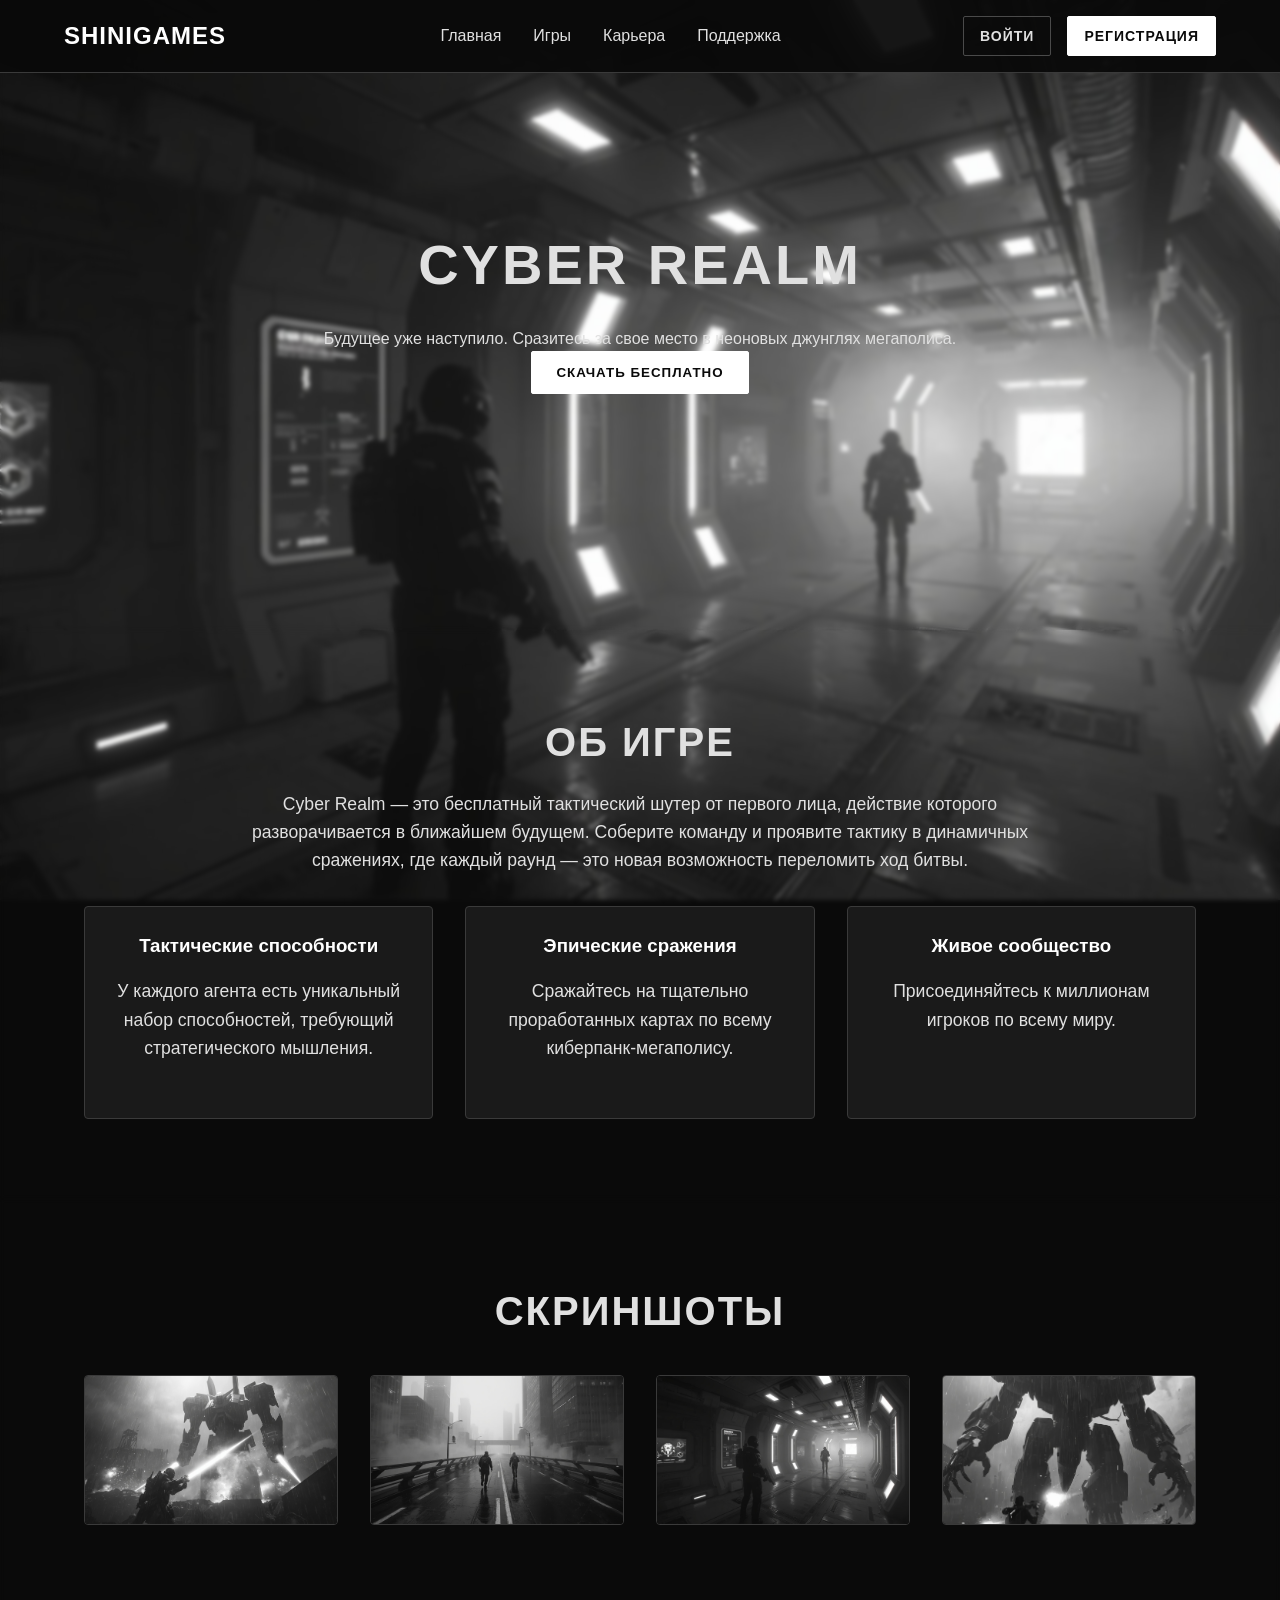
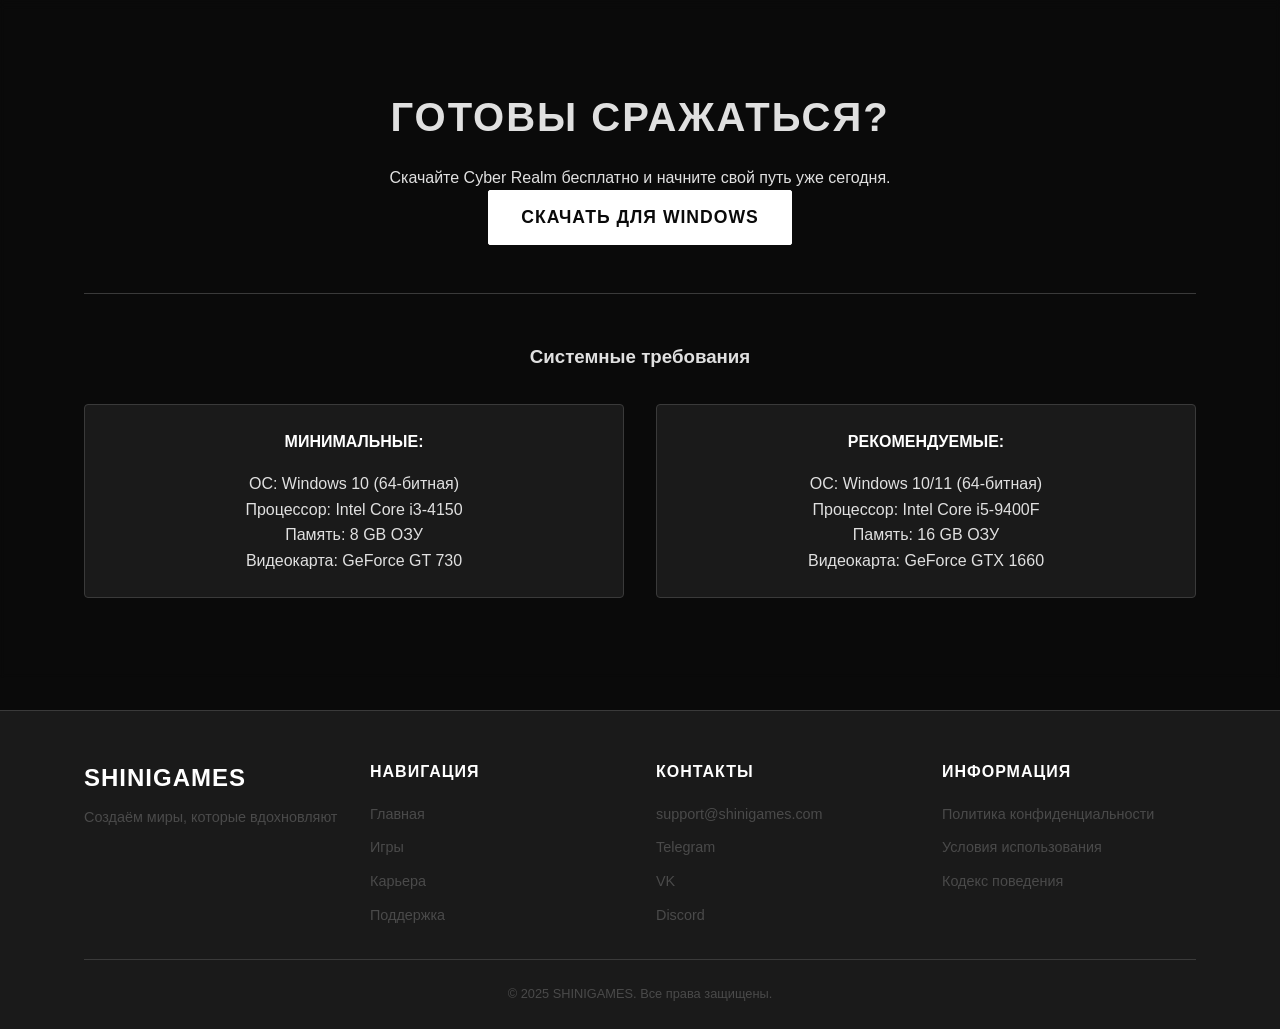
<file: cyber-realm.html>
<!DOCTYPE html>
<html lang="ru">
<head>
    <meta charset="UTF-8">
    <meta name="viewport" content="width=device-width, initial-scale=1.0">
    <title>SHINIGAMES | Cyber Realm</title>
    <link rel="stylesheet" href="style.css">
</head>
<body class="game-page cyber-realm">
    <nav class="navbar">
        <div class="nav-container">
            <a href="index.html" class="nav-logo">SHINIGAMES</a>
            <ul class="nav-menu">
                <li class="nav-item"><a href="index.html" class="nav-link">Главная</a></li>
                <li class="nav-item"><a href="games.html" class="nav-link">Игры</a></li>
                <li class="nav-item"><a href="careers.html" class="nav-link">Карьера</a></li>
                <li class="nav-item"><a href="support.html" class="nav-link">Поддержка</a></li>
            </ul>

            <!-- Для неавторизованных -->
            <div class="nav-auth">
                <a href="login.html" class="btn btn-outline btn-small">Войти</a>
                <a href="register.html" class="btn btn-primary btn-small">Регистрация</a>
            </div>

            <!-- Для авторизованных -->
            <div class="nav-auth auth-user" style="display: none;">
                <a href="profile.html" class="nav-link user-welcome">Добро пожаловать, <span id="user-name">Пользователь</span>!</a>
                <button class="btn btn-outline btn-small" id="logout-btn">Выйти</button>
            </div>

            <div class="nav-toggle" id="mobile-menu">
                <span class="bar"></span>
                <span class="bar"></span>
                <span class="bar"></span>
            </div>
        </div>
    </nav>

    <section class="game-hero">
        <div class="game-hero-content">
            <h1>CYBER REALM</h1>
            <p>Будущее уже наступило. Сразитесь за свое место в неоновых джунглях мегаполиса.</p>
            <button id="download-btn" class="btn btn-primary">Скачать бесплатно</button>
            <div id="download-message" style="margin-top: 1rem;"></div>
        </div>
    </section>

    <section class="game-about">
        <div class="container">
            <h2>ОБ ИГРЕ</h2>
            <p>Cyber Realm — это бесплатный тактический шутер от первого лица, действие которого разворачивается в ближайшем будущем. Соберите команду и проявите тактику в динамичных сражениях, где каждый раунд — это новая возможность переломить ход битвы.</p>

            <div class="features-grid">
                <div class="feature">
                    <h3>Тактические способности</h3>
                    <p>У каждого агента есть уникальный набор способностей, требующий стратегического мышления.</p>
                </div>
                <div class="feature">
                    <h3>Эпические сражения</h3>
                    <p>Сражайтесь на тщательно проработанных картах по всему киберпанк-мегаполису.</p>
                </div>
                <div class="feature">
                    <h3>Живое сообщество</h3>
                    <p>Присоединяйтесь к миллионам игроков по всему миру.</p>
                </div>
            </div>
        </div>
    </section>

    <section class="game-screenshots">
        <div class="container">
            <h2>СКРИНШОТЫ</h2>
            <div class="screenshots-grid">
                <div class="screenshot-placeholder"><img src="images/lucid-origin_black_and_white_epic_boss_fight_in_cyberpunk_game_giant_mech_enemy_shooting_lase-0.jpg" alt="Скриншот 1"></div>
                <div class="screenshot-placeholder"><img src="images/cyber-realm-bg.jpg" alt="Скриншот 2"></div>
                <div class="screenshot-placeholder"><img src="images/cyber.jpg" alt="Скриншот 3"></div>
                <div class="screenshot-placeholder"><img src="images/cyber2.jpg" alt="Скриншот 4"></div>
            </div>
        </div>
    </section>

    <section id="download" class="game-download">
        <div class="container">
            <h2>ГОТОВЫ СРАЖАТЬСЯ?</h2>
            <p>Скачайте Cyber Realm бесплатно и начните свой путь уже сегодня.</p>
            <button class="btn btn-large btn-primary download-trigger">Скачать для Windows</button>

            <div class="system-requirements">
                <h3>Системные требования</h3>
                <div class="requirements-grid">
                    <div class="requirement">
                        <h4>МИНИМАЛЬНЫЕ:</h4>
                        <p>ОС: Windows 10 (64-битная)<br>Процессор: Intel Core i3-4150<br>Память: 8 GB ОЗУ<br>Видеокарта: GeForce GT 730</p>
                    </div>
                    <div class="requirement">
                        <h4>РЕКОМЕНДУЕМЫЕ:</h4>
                        <p>ОС: Windows 10/11 (64-битная)<br>Процессор: Intel Core i5-9400F<br>Память: 16 GB ОЗУ<br>Видеокарта: GeForce GTX 1660</p>
                    </div>
                </div>
            </div>
        </div>
    </section>

    <footer class="footer">
        <div class="container">
            <div class="footer-content">
                <div class="footer-section">
                    <a href="index.html" class="footer-logo">SHINIGAMES</a>
                    <p class="footer-description">Создаём миры, которые вдохновляют</p>
                </div>
                <div class="footer-section">
                    <h4>Навигация</h4>
                    <ul class="footer-links">
                        <li><a href="index.html">Главная</a></li>
                        <li><a href="games.html">Игры</a></li>
                        <li><a href="careers.html">Карьера</a></li>
                        <li><a href="support.html">Поддержка</a></li>
                    </ul>
                </div>
                <div class="footer-section">
                    <h4>Контакты</h4>
                    <ul class="footer-links">
                        <li><a href="mailto:support@shinigames.com">support@shinigames.com</a></li>
                        <li><a href="#">Telegram</a></li>
                        <li><a href="#">VK</a></li>
                        <li><a href="#">Discord</a></li>
                    </ul>
                </div>
                <div class="footer-section">
                    <h4>Информация</h4>
                    <ul class="footer-links">
                        <li><a href="#">Политика конфиденциальности</a></li>
                        <li><a href="#">Условия использования</a></li>
                        <li><a href="#">Кодекс поведения</a></li>
                    </ul>
                </div>
            </div>
            <div class="footer-bottom">
                <p>&copy; 2025 SHINIGAMES. Все права защищены.</p>
            </div>
        </div>
    </footer>

    <script src="script.js"></script>
    <script>
        async function handleDownload() {
            const msg = document.getElementById('download-message');
            try {
                const res = await fetch('php/check_session.php');
                const data = await res.json();
                if (data.isAuthenticated) {
                    msg.innerHTML = '<span style="color:#4CAF50;">✅ Скачивание началось...</span>';
                    const link = document.createElement('a');
                    link.href = 'downloads/cyber-realm-setup.exe';
                    link.download = 'Cyber_Realm_Setup.exe';
                    document.body.appendChild(link);
                    link.click();
                    document.body.removeChild(link);
                    setTimeout(() => msg.innerHTML = '', 3000);
                } else {
                    msg.innerHTML = '<span style="color:#ff4444;">⚠️ Только для авторизованных! Перенаправление...</span>';
                    setTimeout(() => window.location.href = 'login.html', 2000);
                }
            } catch(e) { msg.innerHTML = '<span style="color:#ff4444;">❌ Ошибка</span>'; }
        }

        document.addEventListener('DOMContentLoaded', async () => {
            try {
                const res = await fetch('php/check_session.php');
                const data = await res.json();
                if (data.isAuthenticated) {
                    document.querySelector('.nav-auth:not(.auth-user)').style.display = 'none';
                    document.querySelector('.nav-auth.auth-user').style.display = 'flex';
                    document.getElementById('user-name').textContent = data.user.username;
                }
            } catch(e) {}
            document.getElementById('download-btn')?.addEventListener('click', handleDownload);
            document.querySelectorAll('.download-trigger').forEach(btn => btn.addEventListener('click', handleDownload));
        });
    </script>
</body>
</html>
</file>
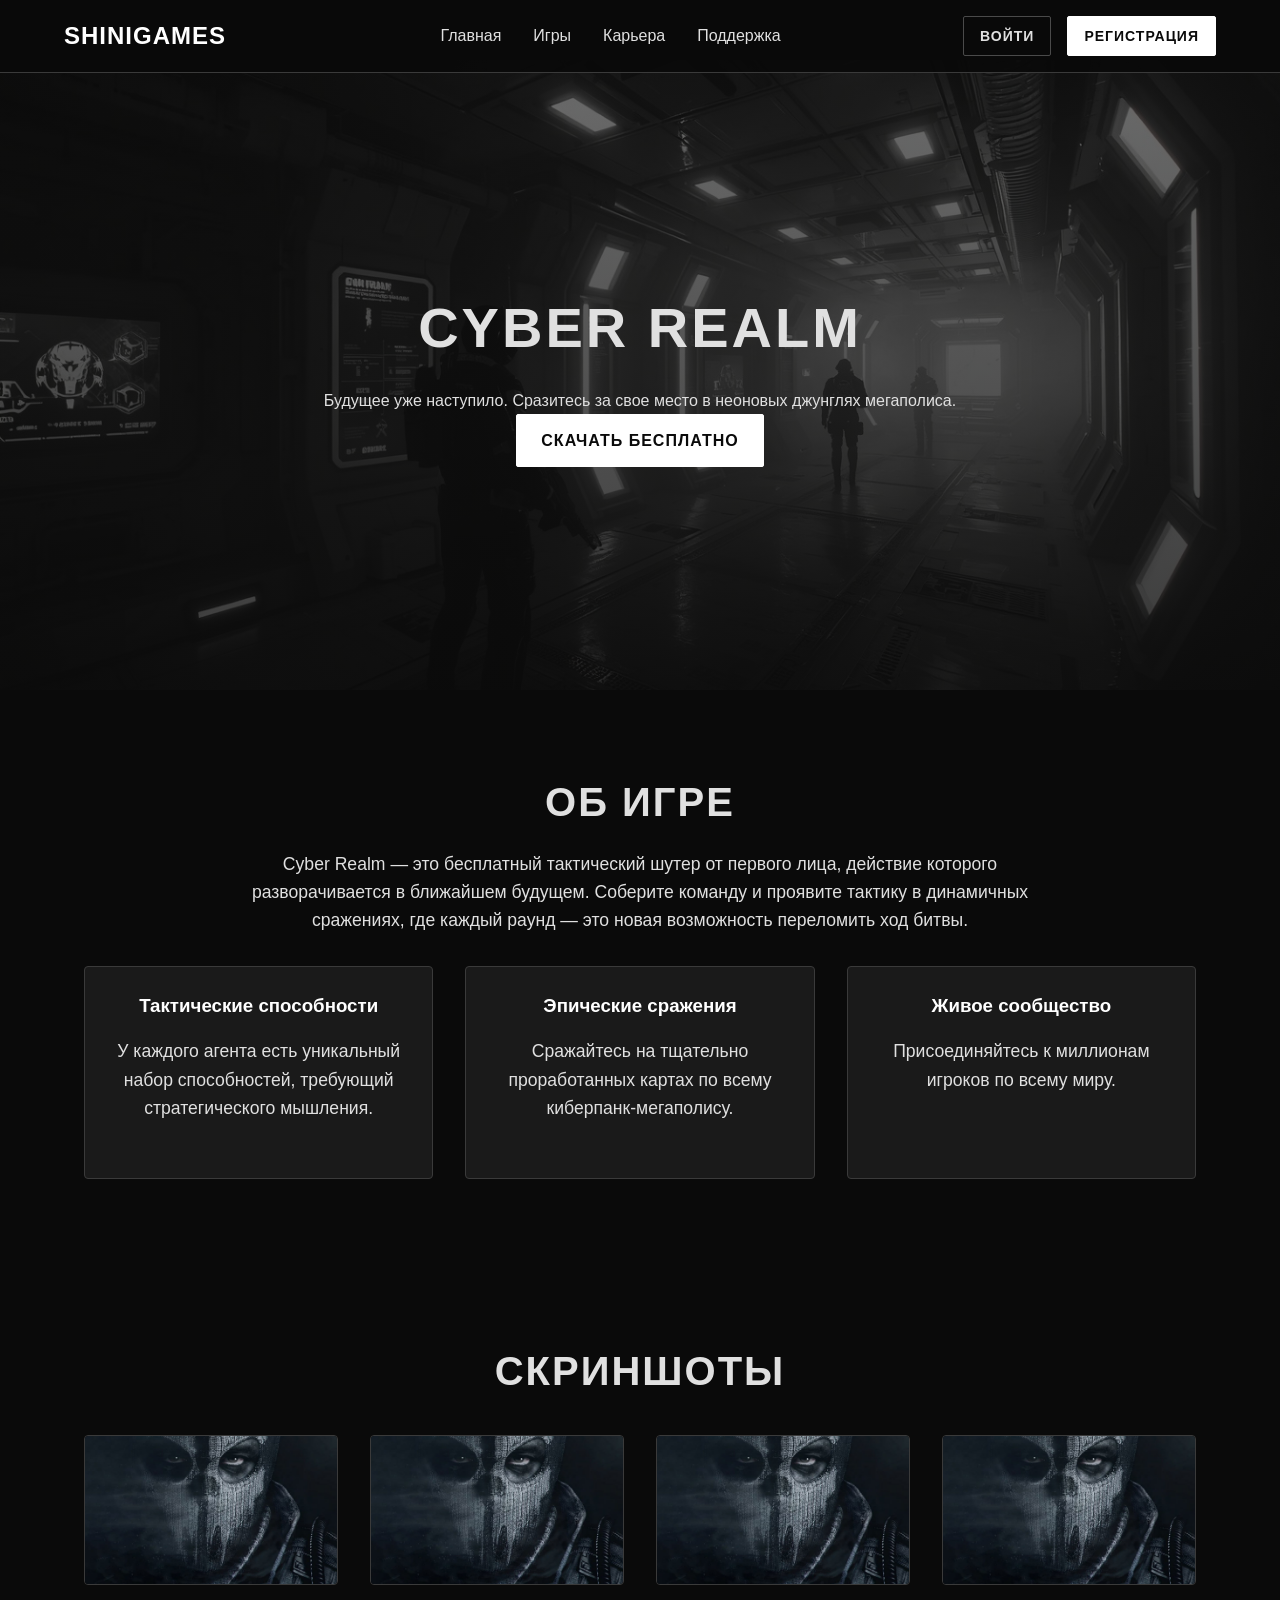
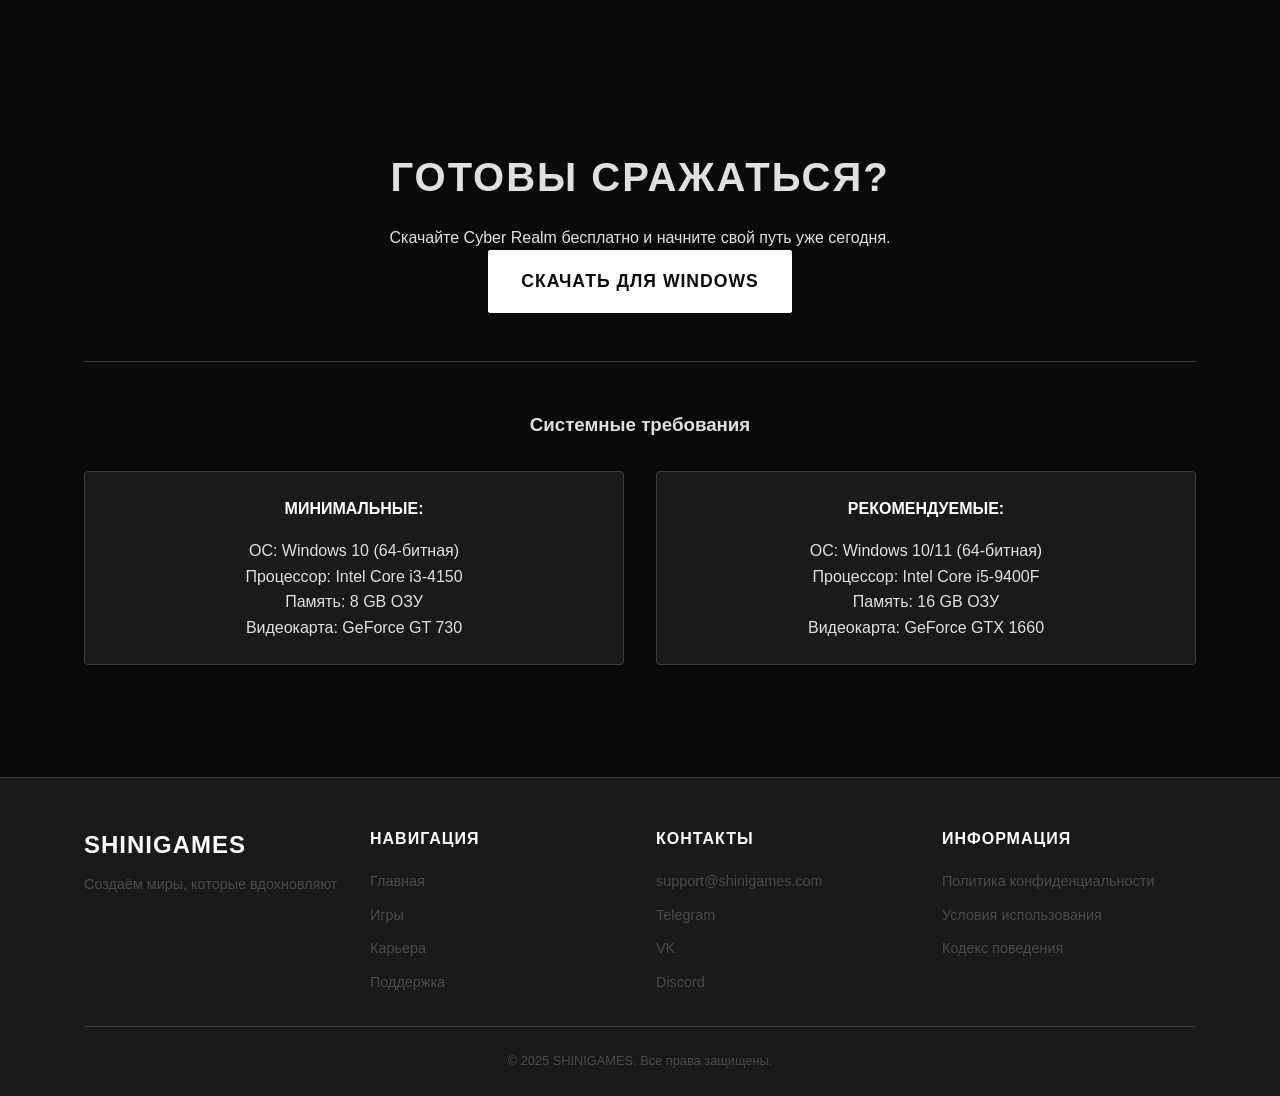
<file: game-detail.html>
<!DOCTYPE html>
<html lang="ru">
<head>
    <meta charset="UTF-8">
    <meta name="viewport" content="width=device-width, initial-scale=1.0">
    <title>SHINIGAMES | Cyber Realm</title>
    <link rel="stylesheet" href="style.css">
</head>
<body>
    <nav class="navbar">
    <div class="nav-container">
        <a href="index.html" class="nav-logo">SHINIGAMES</a>
        <ul class="nav-menu">
            <li class="nav-item"><a href="index.html" class="nav-link">Главная</a></li>
            <li class="nav-item"><a href="games.html" class="nav-link">Игры</a></li>
            <li class="nav-item"><a href="careers.html" class="nav-link">Карьера</a></li>
            <li class="nav-item"><a href="support.html" class="nav-link">Поддержка</a></li>
        </ul>
        
        <!-- Для неавторизованных пользователей -->
        <div class="nav-auth">
            <a href="login.html" class="btn btn-outline btn-small">Войти</a>
            <a href="register.html" class="btn btn-primary btn-small">Регистрация</a>
        </div>
        
        <!-- Для авторизованных пользователей -->
        <div class="nav-auth auth-user" style="display: none;">
            <a href="profile.html" class="nav-link user-welcome">Добро пожаловать, <span id="user-name">Пользователь</span>!</a>
            <button class="btn btn-outline btn-small" id="logout-btn">Выйти</button>
        </div>
        
        <div class="nav-toggle" id="mobile-menu">
            <span class="bar"></span>
            <span class="bar"></span>
            <span class="bar"></span>
        </div>
    </div>
</nav>

    <section class="game-hero">
        <div class="game-hero-content">
            <h1>CYBER REALM</h1>
            <p>Будущее уже наступило. Сразитесь за свое место в неоновых джунглях мегаполиса.</p>
            <a href="#download" class="btn btn-primary">Скачать бесплатно</a>
        </div>
    </section>

    

    <section class="game-about">
        <div class="container">
            <h2>ОБ ИГРЕ</h2>
            <p>Cyber Realm — это бесплатный тактический шутер от первого лица, действие которого разворачивается в ближайшем будущем. Соберите команду и проявите тактику в динамичных сражениях, где каждый раунд — это новая возможность переломить ход битвы.</p>
            
            <div class="features-grid">
                <div class="feature">
                    <h3>Тактические способности</h3>
                    <p>У каждого агента есть уникальный набор способностей, требующий стратегического мышления.</p>
                </div>
                <div class="feature">
                    <h3>Эпические сражения</h3>
                    <p>Сражайтесь на тщательно проработанных картах по всему киберпанк-мегаполису.</p>
                </div>
                <div class="feature">
                    <h3>Живое сообщество</h3>
                    <p>Присоединяйтесь к миллионам игроков по всему миру.</p>
                </div>
            </div>
        </div>
    </section>

    <section class="game-screenshots">
        <div class="container">
            <h2>СКРИНШОТЫ</h2>
            <div class="screenshots-grid">
                <div class="screenshot-placeholder">
                    <img src="images/cbc999517db182cdfd168d4934a1e8fe.jpg" alt="Новое обновление игры">
                </div>
                <div class="screenshot-placeholder">
                    <img src="images/cbc999517db182cdfd168d4934a1e8fe.jpg" alt="Новое обновление игры">
                </div>
                <div class="screenshot-placeholder">
                    <img src="images/cbc999517db182cdfd168d4934a1e8fe.jpg" alt="Новое обновление игры">
                </div>
                <div class="screenshot-placeholder">
                    <img src="images/cbc999517db182cdfd168d4934a1e8fe.jpg" alt="Новое обновление игры">
                </div>
            </div>
        </div>
    </section>

    <section id="download" class="game-download">
        <div class="container">
            <h2>ГОТОВЫ СРАЖАТЬСЯ?</h2>
            <p>Скачайте Cyber Realm бесплатно и начните свой путь уже сегодня.</p>
            <a href="#" class="btn btn-large btn-primary">Скачать для Windows</a>
            <div class="system-requirements">
                <h3>Системные требования</h3>
                <div class="requirements-grid">
                    <div class="requirement">
                        <h4>МИНИМАЛЬНЫЕ:</h4>
                        <p>ОС: Windows 10 (64-битная)<br>
                           Процессор: Intel Core i3-4150<br>
                           Память: 8 GB ОЗУ<br>
                           Видеокарта: GeForce GT 730</p>
                    </div>
                    <div class="requirement">
                        <h4>РЕКОМЕНДУЕМЫЕ:</h4>
                        <p>ОС: Windows 10/11 (64-битная)<br>
                           Процессор: Intel Core i5-9400F<br>
                           Память: 16 GB ОЗУ<br>
                           Видеокарта: GeForce GTX 1660</p>
                    </div>
                </div>
            </div>
        </div>
    </section>

  <footer class="footer">
    <div class="container">
        <div class="footer-content">
            <div class="footer-section">
                <a href="index.html" class="footer-logo">SHINIGAMES</a>
                <p class="footer-description">Создаём миры, которые вдохновляют</p>
            </div>
            <div class="footer-section">
                <h4>Навигация</h4>
                <ul class="footer-links">
                    <li><a href="index.html">Главная</a></li>
                    <li><a href="games.html">Игры</a></li>
                    <li><a href="careers.html">Карьера</a></li>
                    <li><a href="support.html">Поддержка</a></li>
                </ul>
            </div>
            <div class="footer-section">
                <h4>Контакты</h4>
                <ul class="footer-links">
                    <li><a href="mailto:support@shinigames.com">support@shinigames.com</a></li>
                    <li><a href="#">Telegram</a></li>
                    <li><a href="#">VK</a></li>
                    <li><a href="#">Discord</a></li>
                </ul>
            </div>
            <div class="footer-section">
                <h4>Информация</h4>
                <ul class="footer-links">
                    <li><a href="#">Политика конфиденциальности</a></li>
                    <li><a href="#">Условия использования</a></li>
                    <li><a href="#">Кодекс поведения</a></li>
                </ul>
            </div>
        </div>
        <div class="footer-bottom">
            <p>&copy; 2025 SHINIGAMES. Все права защищены.</p>
        </div>
    </div>
</footer>

    <script src="script.js"></script>
</body>
</html>
</file>
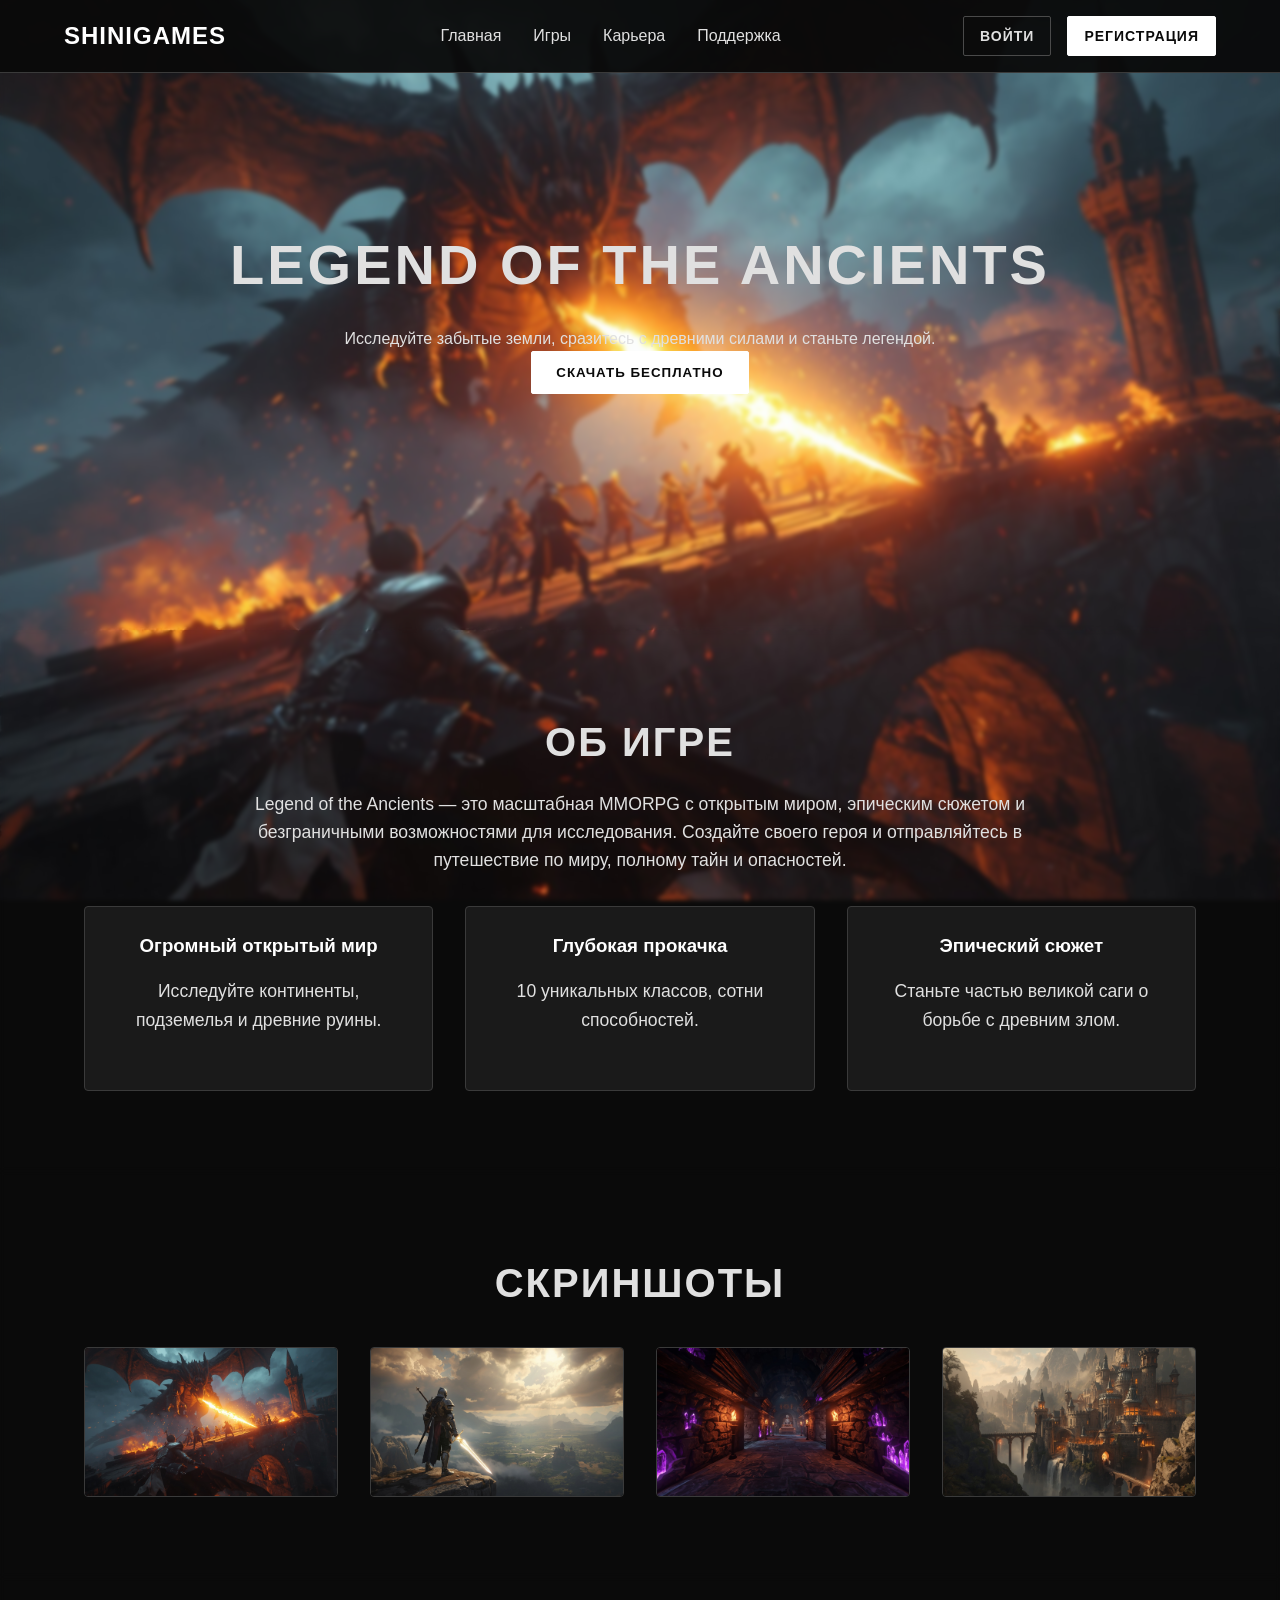
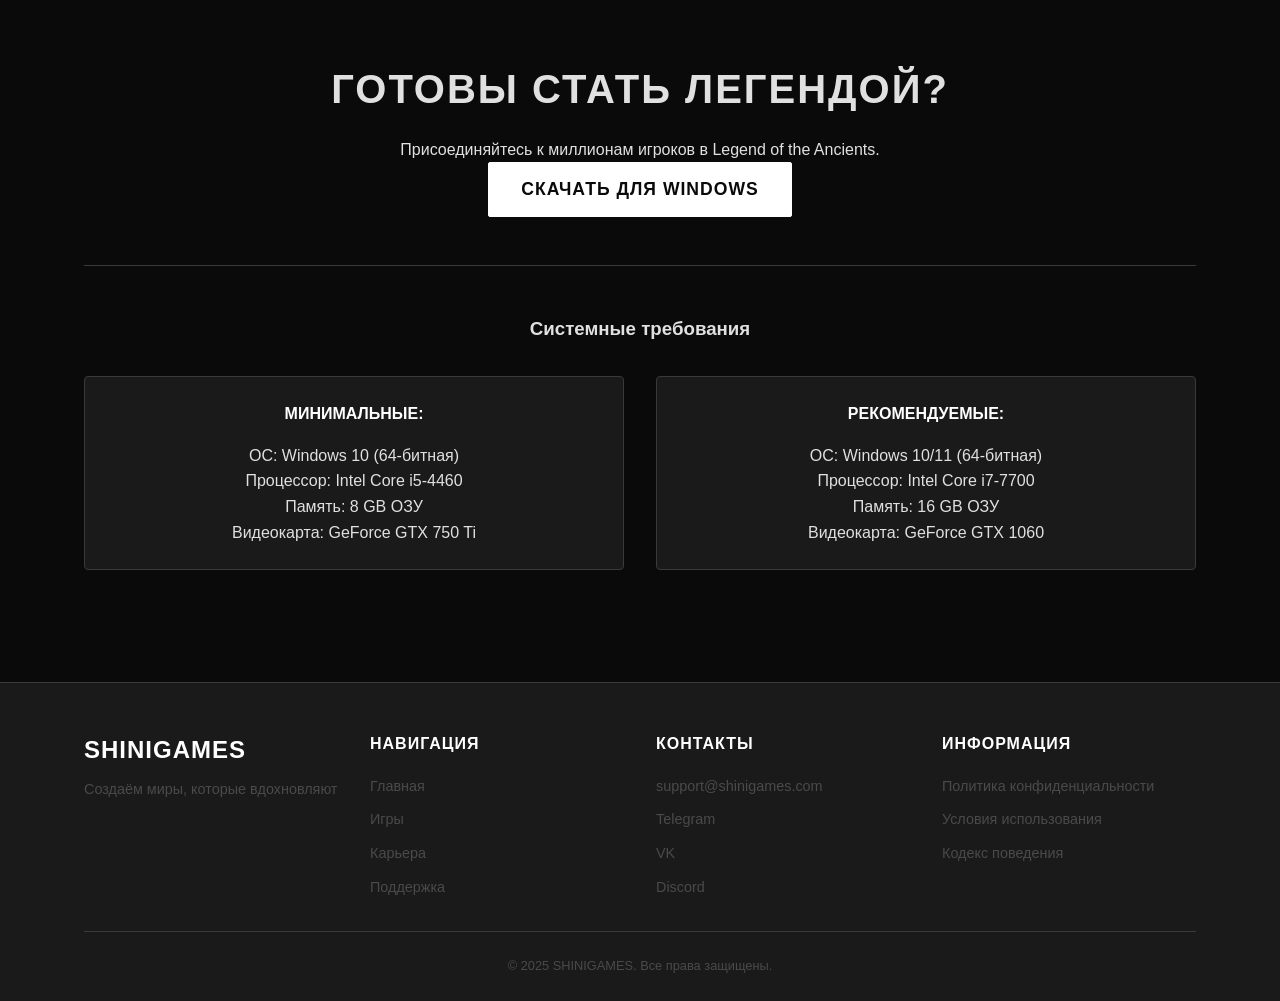
<file: legend-ancients.html>
<!DOCTYPE html>
<html lang="ru">
<head>
    <meta charset="UTF-8">
    <meta name="viewport" content="width=device-width, initial-scale=1.0">
    <title>SHINIGAMES | Legend of the Ancients</title>
    <link rel="stylesheet" href="style.css">
</head>
<body class="game-page legend-ancients">
    <nav class="navbar">
        <div class="nav-container">
            <a href="index.html" class="nav-logo">SHINIGAMES</a>
            <ul class="nav-menu">
                <li class="nav-item"><a href="index.html" class="nav-link">Главная</a></li>
                <li class="nav-item"><a href="games.html" class="nav-link">Игры</a></li>
                <li class="nav-item"><a href="careers.html" class="nav-link">Карьера</a></li>
                <li class="nav-item"><a href="support.html" class="nav-link">Поддержка</a></li>
            </ul>

            <div class="nav-auth">
                <a href="login.html" class="btn btn-outline btn-small">Войти</a>
                <a href="register.html" class="btn btn-primary btn-small">Регистрация</a>
            </div>

            <div class="nav-auth auth-user" style="display: none;">
                <a href="profile.html" class="nav-link user-welcome">Добро пожаловать, <span id="user-name">Пользователь</span>!</a>
                <button class="btn btn-outline btn-small" id="logout-btn">Выйти</button>
            </div>

            <div class="nav-toggle" id="mobile-menu">
                <span class="bar"></span>
                <span class="bar"></span>
                <span class="bar"></span>
            </div>
        </div>
    </nav>

    <section class="game-hero">
        <div class="game-hero-content">
            <h1>LEGEND OF THE ANCIENTS</h1>
            <p>Исследуйте забытые земли, сразитесь с древними силами и станьте легендой.</p>
            <button id="download-btn" class="btn btn-primary">Скачать бесплатно</button>
            <div id="download-message" style="margin-top: 1rem;"></div>
        </div>
    </section>

    <section class="game-about">
        <div class="container">
            <h2>ОБ ИГРЕ</h2>
            <p>Legend of the Ancients — это масштабная MMORPG с открытым миром, эпическим сюжетом и безграничными возможностями для исследования. Создайте своего героя и отправляйтесь в путешествие по миру, полному тайн и опасностей.</p>

            <div class="features-grid">
                <div class="feature"><h3>Огромный открытый мир</h3><p>Исследуйте континенты, подземелья и древние руины.</p></div>
                <div class="feature"><h3>Глубокая прокачка</h3><p>10 уникальных классов, сотни способностей.</p></div>
                <div class="feature"><h3>Эпический сюжет</h3><p>Станьте частью великой саги о борьбе с древним злом.</p></div>
            </div>
        </div>
    </section>

    <section class="game-screenshots">
        <div class="container">
            <h2>СКРИНШОТЫ</h2>
            <div class="screenshots-grid">
                <div class="screenshot-placeholder"><img src="images/legend.jpg" alt="Скриншот 1"></div>
                <div class="screenshot-placeholder"><img src="images/legend2.jpg" alt="Скриншот 2"></div>
                <div class="screenshot-placeholder"><img src="images/legend3.jpg" alt="Скриншот 3"></div>
                <div class="screenshot-placeholder"><img src="images/legend4.jpg" alt="Скриншот 4"></div>
            </div>
        </div>
    </section>

    <section id="download" class="game-download">
        <div class="container">
            <h2>ГОТОВЫ СТАТЬ ЛЕГЕНДОЙ?</h2>
            <p>Присоединяйтесь к миллионам игроков в Legend of the Ancients.</p>
            <button class="btn btn-large btn-primary download-trigger">Скачать для Windows</button>

            <div class="system-requirements">
                <h3>Системные требования</h3>
                <div class="requirements-grid">
                    <div class="requirement">
                        <h4>МИНИМАЛЬНЫЕ:</h4>
                        <p>ОС: Windows 10 (64-битная)<br>Процессор: Intel Core i5-4460<br>Память: 8 GB ОЗУ<br>Видеокарта: GeForce GTX 750 Ti</p>
                    </div>
                    <div class="requirement">
                        <h4>РЕКОМЕНДУЕМЫЕ:</h4>
                        <p>ОС: Windows 10/11 (64-битная)<br>Процессор: Intel Core i7-7700<br>Память: 16 GB ОЗУ<br>Видеокарта: GeForce GTX 1060</p>
                    </div>
                </div>
            </div>
        </div>
    </section>

    <footer class="footer">
        <div class="container">
            <div class="footer-content">
                <div class="footer-section">
                    <a href="index.html" class="footer-logo">SHINIGAMES</a>
                    <p class="footer-description">Создаём миры, которые вдохновляют</p>
                </div>
                <div class="footer-section">
                    <h4>Навигация</h4>
                    <ul class="footer-links">
                        <li><a href="index.html">Главная</a></li>
                        <li><a href="games.html">Игры</a></li>
                        <li><a href="careers.html">Карьера</a></li>
                        <li><a href="support.html">Поддержка</a></li>
                    </ul>
                </div>
                <div class="footer-section">
                    <h4>Контакты</h4>
                    <ul class="footer-links">
                        <li><a href="mailto:support@shinigames.com">support@shinigames.com</a></li>
                        <li><a href="#">Telegram</a></li>
                        <li><a href="#">VK</a></li>
                        <li><a href="#">Discord</a></li>
                    </ul>
                </div>
                <div class="footer-section">
                    <h4>Информация</h4>
                    <ul class="footer-links">
                        <li><a href="#">Политика конфиденциальности</a></li>
                        <li><a href="#">Условия использования</a></li>
                        <li><a href="#">Кодекс поведения</a></li>
                    </ul>
                </div>
            </div>
            <div class="footer-bottom">
                <p>&copy; 2025 SHINIGAMES. Все права защищены.</p>
            </div>
        </div>
    </footer>

    <script src="script.js"></script>
    <script>
        async function handleDownload() {
            const msg = document.getElementById('download-message');
            try {
                const res = await fetch('php/check_session.php');
                const data = await res.json();
                if (data.isAuthenticated) {
                    msg.innerHTML = '<span style="color:#4CAF50;">✅ Скачивание началось...</span>';
                    const link = document.createElement('a');
                    link.href = 'downloads/legend-ancients-setup.exe';
                    link.download = 'Legend_Of_The_Ancients.exe';
                    document.body.appendChild(link);
                    link.click();
                    document.body.removeChild(link);
                    setTimeout(() => msg.innerHTML = '', 3000);
                } else {
                    msg.innerHTML = '<span style="color:#ff4444;">⚠️ Только для авторизованных! Перенаправление...</span>';
                    setTimeout(() => window.location.href = 'login.html', 2000);
                }
            } catch(e) { msg.innerHTML = '<span style="color:#ff4444;">❌ Ошибка</span>'; }
        }

        document.addEventListener('DOMContentLoaded', async () => {
            try {
                const res = await fetch('php/check_session.php');
                const data = await res.json();
                if (data.isAuthenticated) {
                    document.querySelector('.nav-auth:not(.auth-user)').style.display = 'none';
                    document.querySelector('.nav-auth.auth-user').style.display = 'flex';
                    document.getElementById('user-name').textContent = data.user.username;
                }
            } catch(e) {}
            document.getElementById('download-btn')?.addEventListener('click', handleDownload);
            document.querySelectorAll('.download-trigger').forEach(btn => btn.addEventListener('click', handleDownload));
        });
    </script>
</body>
</html>
</file>
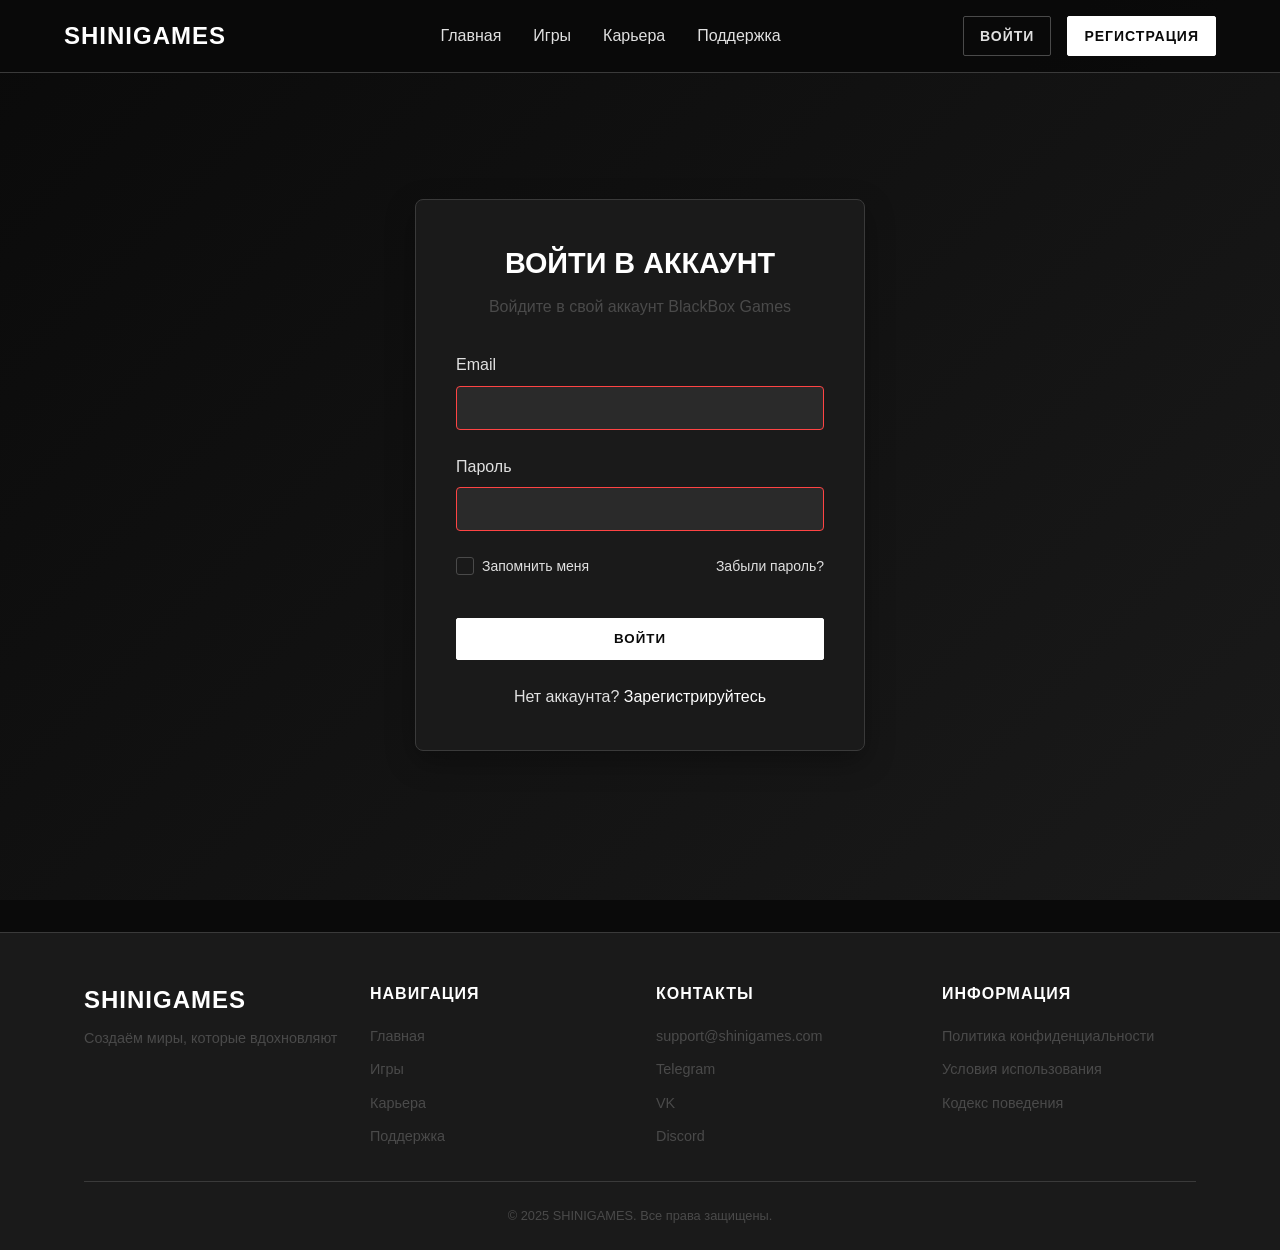
<file: login.html>
<!DOCTYPE html>
<html lang="ru">
<head>
    <meta charset="UTF-8">
    <meta name="viewport" content="width=device-width, initial-scale=1.0">
    <title>SHINIGAMES | Вход</title>
    <link rel="stylesheet" href="style.css">
    <link rel="stylesheet" href="auth.css">
</head>
<body>
    <nav class="navbar">
        <div class="nav-container">
            <a href="index.html" class="nav-logo">SHINIGAMES</a>
            <ul class="nav-menu">
                <li class="nav-item"><a href="index.html" class="nav-link">Главная</a></li>
                <li class="nav-item"><a href="games.html" class="nav-link">Игры</a></li>
                <li class="nav-item"><a href="#careers" class="nav-link">Карьера</a></li>
                <li class="nav-item"><a href="#support" class="nav-link">Поддержка</a></li>
            </ul>
            <div class="nav-auth">
                <a href="login.html" class="btn btn-outline btn-small">Войти</a>
                <a href="register.html" class="btn btn-primary btn-small">Регистрация</a>
            </div>
            <div class="nav-toggle" id="mobile-menu">
                <span class="bar"></span>
                <span class="bar"></span>
                <span class="bar"></span>
            </div>
        </div>
    </nav>

    <section class="auth-section">
        <div class="auth-container">
            <div class="auth-card">
                <h2>ВОЙТИ В АККАУНТ</h2>
                <p class="auth-subtitle">Войдите в свой аккаунт BlackBox Games</p>
                
                <form id="login-form" class="auth-form">
                    <div class="form-group">
                        <label for="login-email">Email</label>
                        <input type="email" id="login-email" name="email" required>
                        <span class="error-message" id="login-email-error"></span>
                    </div>
                    
                    <div class="form-group">
                        <label for="login-password">Пароль</label>
                        <input type="password" id="login-password" name="password" required>
                        <span class="error-message" id="login-password-error"></span>
                    </div>
                    
                    <div class="form-options">
                        <label class="checkbox-label">
                            <input type="checkbox" id="remember-me">
                            <span class="checkmark"></span>
                            Запомнить меня
                        </label>
                        <a href="#" class="forgot-password">Забыли пароль?</a>
                    </div>
                    
                    <button type="submit" class="btn btn-primary btn-full">Войти</button>
                </form>
                
                <div class="auth-links">
                    <p>Нет аккаунта? <a href="register.html">Зарегистрируйтесь</a></p>
                </div>
            </div>
        </div>
    </section>

  <footer class="footer">
    <div class="container">
        <div class="footer-content">
            <div class="footer-section">
                <a href="index.html" class="footer-logo">SHINIGAMES</a>
                <p class="footer-description">Создаём миры, которые вдохновляют</p>
            </div>
            <div class="footer-section">
                <h4>Навигация</h4>
                <ul class="footer-links">
                    <li><a href="index.html">Главная</a></li>
                    <li><a href="games.html">Игры</a></li>
                    <li><a href="careers.html">Карьера</a></li>
                    <li><a href="support.html">Поддержка</a></li>
                </ul>
            </div>
            <div class="footer-section">
                <h4>Контакты</h4>
                <ul class="footer-links">
                    <li><a href="mailto:support@shinigames.com">support@shinigames.com</a></li>
                    <li><a href="#">Telegram</a></li>
                    <li><a href="#">VK</a></li>
                    <li><a href="#">Discord</a></li>
                </ul>
            </div>
            <div class="footer-section">
                <h4>Информация</h4>
                <ul class="footer-links">
                    <li><a href="#">Политика конфиденциальности</a></li>
                    <li><a href="#">Условия использования</a></li>
                    <li><a href="#">Кодекс поведения</a></li>
                </ul>
            </div>
        </div>
        <div class="footer-bottom">
            <p>&copy; 2025 SHINIGAMES. Все права защищены.</p>
        </div>
    </div>
</footer>
    <script src="auth1.js"></script>
    <script src="script.js"></script>
</body>
</html>
</file>
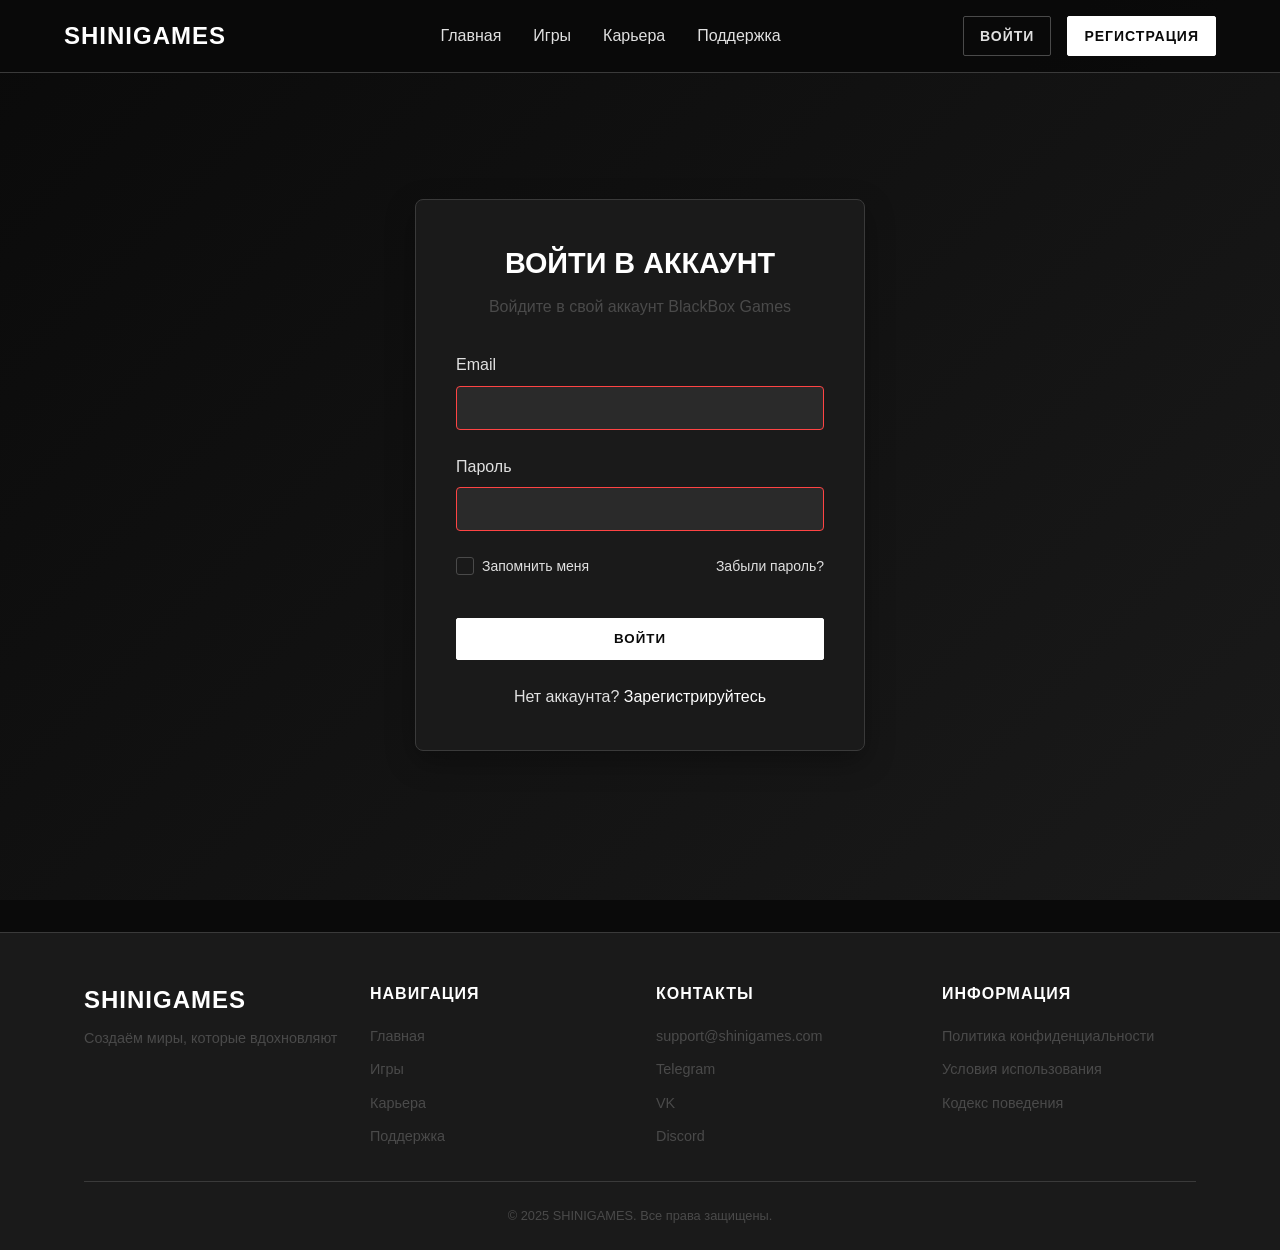
<file: profile.html>
<!DOCTYPE html>
<html lang="ru">
<head>
    <meta charset="UTF-8">
    <meta name="viewport" content="width=device-width, initial-scale=1.0">
    <title>SHINIGAMES | Личный кабинет</title>
    <link rel="stylesheet" href="style.css">
    <link rel="stylesheet" href="auth.css">
</head>
<body>
    <nav class="navbar">
        <div class="nav-container">
            <a href="index.html" class="nav-logo">SHINIGAMES</a>
            <ul class="nav-menu">
                <li class="nav-item"><a href="index.html" class="nav-link">Главная</a></li>
                <li class="nav-item"><a href="games.html" class="nav-link">Игры</a></li>
                <li class="nav-item"><a href="careers.html" class="nav-link">Карьера</a></li>
                <li class="nav-item"><a href="support.html" class="nav-link">Поддержка</a></li>
            </ul>
            
            <div class="nav-auth">
                <a href="login.html" class="btn btn-outline btn-small">Войти</a>
                <a href="register.html" class="btn btn-primary btn-small">Регистрация</a>
            </div>
            
            <div class="nav-auth auth-user" style="display: none;">
                <a href="profile.html" class="nav-link user-welcome">Добро пожаловать, <span id="user-name">Пользователь</span>!</a>
                <button class="btn btn-outline btn-small" id="logout-btn">Выйти</button>
            </div>
            
            <div class="nav-toggle" id="mobile-menu">
                <span class="bar"></span>
                <span class="bar"></span>
                <span class="bar"></span>
            </div>
        </div>
    </nav>

    <section class="profile-section">
        <div class="container">
            <div class="profile-header">
                <h1>ЛИЧНЫЙ КАБИНЕТ</h1>
                <p>Управляйте своей учетной записью</p>
            </div>

            <div id="profile-content" style="display: none;">
                <div class="profile-content">
                    <div class="profile-sidebar">
                        <div class="user-card">
                            <div class="user-avatar">
                                <div class="avatar-placeholder" id="user-avatar">U</div>
                            </div>
                            <h3 id="display-username">Загрузка...</h3>
                            <p class="user-email" id="display-email">Загрузка...</p>
                            <p class="member-since">Участник с <span id="member-since">2024</span></p>
                        </div>
                        
                        <nav class="profile-nav">
                            <button class="profile-nav-btn active" data-tab="overview">Обзор</button>
                            <button class="profile-nav-btn" data-tab="games">Мои игры</button>
                            <button class="profile-nav-btn" data-tab="settings">Настройки</button>
                        </nav>
                    </div>

                    <div class="profile-main">
                        <div class="tab-content active" id="overview-tab">
                            <h2>ДОБРО ПОЖАЛОВАТЬ!</h2>
                            <div class="stats-grid">
                                <div class="stat-card">
                                    <h3>Игровое время</h3>
                                    <p class="stat-value" id="profile-playtime">0 ч</p>
                                    <p class="stat-label">за все время</p>
                                </div>
                                <div class="stat-card">
                                    <h3>Достижения</h3>
                                    <p class="stat-value">5/50</p>
                                    <p class="stat-label">разблокировано</p>
                                </div>
                                <div class="stat-card">
                                    <h3>Уровень</h3>
                                    <p class="stat-value" id="profile-level">1</p>
                                    <p class="stat-label">в сообществе</p>
                                </div>
                            </div>
                            <div class="recent-activity">
                                <h3>Последняя активность</h3>
                                <div class="activity-list">
                                    <div class="activity-item">
                                        <span class="activity-icon">🎮</span>
                                        <div class="activity-content">
                                            <p>Добро пожаловать в SHINIGAMES!</p>
                                            <span class="activity-time">Только что</span>
                                        </div>
                                    </div>
                                </div>
                            </div>
                        </div>

                        <div class="tab-content" id="games-tab">
                            <h2>МОИ ИГРЫ</h2>
                            <div class="games-library">
                                <div class="library-game">
                                    <div class="game-icon" style="background-color: #2a2a2a;">🎮</div>
                                    <div class="game-info">
                                        <h4>Cyber Realm</h4>
                                        <p>Скачайте игру, чтобы начать</p>
                                        <button class="btn btn-outline btn-small">Скачать</button>
                                    </div>
                                </div>
                            </div>
                        </div>

                        <div class="tab-content" id="settings-tab">
                            <h2>НАСТРОЙКИ АККАУНТА</h2>
                            <div class="settings-info">
                                <p><strong>Имя пользователя:</strong> <span id="settings-username">Загрузка...</span></p>
                                <p><strong>Email:</strong> <span id="settings-email">Загрузка...</span></p>
                                <p><strong>Дата регистрации:</strong> <span id="settings-created">Загрузка...</span></p>
                            </div>
                            <button class="btn btn-primary" id="profile-logout-btn">Выйти из аккаунта</button>
                        </div>
                    </div>
                </div>
            </div>
            
            <div id="loading-message" style="text-align: center; padding: 50px;">
                <p>Загрузка данных профиля...</p>
            </div>
        </div>
    </section>

    <footer class="footer">
        <div class="container">
            <div class="footer-content">
                <div class="footer-section">
                    <a href="index.html" class="footer-logo">SHINIGAMES</a>
                    <p class="footer-description">Создаём миры, которые вдохновляют</p>
                </div>
                <div class="footer-section">
                    <h4>Навигация</h4>
                    <ul class="footer-links">
                        <li><a href="index.html">Главная</a></li>
                        <li><a href="games.html">Игры</a></li>
                        <li><a href="careers.html">Карьера</a></li>
                        <li><a href="support.html">Поддержка</a></li>
                    </ul>
                </div>
                <div class="footer-section">
                    <h4>Контакты</h4>
                    <ul class="footer-links">
                        <li><a href="mailto:support@shinigames.com">support@shinigames.com</a></li>
                        <li><a href="#">Telegram</a></li>
                        <li><a href="#">VK</a></li>
                        <li><a href="#">Discord</a></li>
                    </ul>
                </div>
                <div class="footer-section">
                    <h4>Информация</h4>
                    <ul class="footer-links">
                        <li><a href="#">Политика конфиденциальности</a></li>
                        <li><a href="#">Условия использования</a></li>
                        <li><a href="#">Кодекс поведения</a></li>
                    </ul>
                </div>
            </div>
            <div class="footer-bottom">
                <p>&copy; 2025 SHINIGAMES. Все права защищены.</p>
            </div>
        </div>
    </footer>

    <script>
        async function loadProfile() {
            try {
                const response = await fetch('php/get_user_data.php');
                const data = await response.json();
                
                console.log('Profile data:', data);
                
                if (data.success) {
                    const user = data.user;
                    
                    document.getElementById('profile-content').style.display = 'block';
                    document.getElementById('loading-message').style.display = 'none';
                    
                    document.getElementById('user-avatar').textContent = user.avatar || user.username.charAt(0).toUpperCase();
                    document.getElementById('display-username').textContent = user.username;
                    document.getElementById('display-email').textContent = user.email;
                    document.getElementById('member-since').textContent = user.created_at || '2024';
                    document.getElementById('profile-playtime').textContent = (user.playtime || 0) + ' ч';
                    document.getElementById('profile-level').textContent = user.level || '1';
                    document.getElementById('settings-username').textContent = user.username;
                    document.getElementById('settings-email').textContent = user.email;
                    document.getElementById('settings-created').textContent = user.created_at || '2024';
                    
                    const userNameSpan = document.getElementById('user-name');
                    if (userNameSpan) userNameSpan.textContent = user.username;
                    
                    const guestNav = document.querySelector('.nav-auth:not(.auth-user)');
                    const userNav = document.querySelector('.nav-auth.auth-user');
                    if (guestNav) guestNav.style.display = 'none';
                    if (userNav) userNav.style.display = 'flex';
                } else {
                    window.location.href = 'login.html';
                }
            } catch (error) {
                console.error('Ошибка загрузки профиля:', error);
                window.location.href = 'login.html';
            }
        }
        
        function initTabs() {
            const tabButtons = document.querySelectorAll('.profile-nav-btn');
            const tabContents = document.querySelectorAll('.tab-content');
            
            tabButtons.forEach(button => {
                button.addEventListener('click', () => {
                    const tabId = button.getAttribute('data-tab') + '-tab';
                    tabButtons.forEach(btn => btn.classList.remove('active'));
                    tabContents.forEach(content => content.classList.remove('active'));
                    button.classList.add('active');
                    const targetTab = document.getElementById(tabId);
                    if (targetTab) targetTab.classList.add('active');
                });
            });
        }
        
        function setupLogout() {
            const logoutBtn = document.getElementById('profile-logout-btn');
            if (logoutBtn) {
                logoutBtn.addEventListener('click', () => {
                    window.location.href = 'php/logout.php';
                });
            }
            
            const logoutBtn2 = document.getElementById('logout-btn');
            if (logoutBtn2) {
                logoutBtn2.addEventListener('click', () => {
                    window.location.href = 'php/logout.php';
                });
            }
        }
        
        document.addEventListener('DOMContentLoaded', () => {
            loadProfile();
            initTabs();
            setupLogout();
        });
    </script>
</body>
</html>
</file>
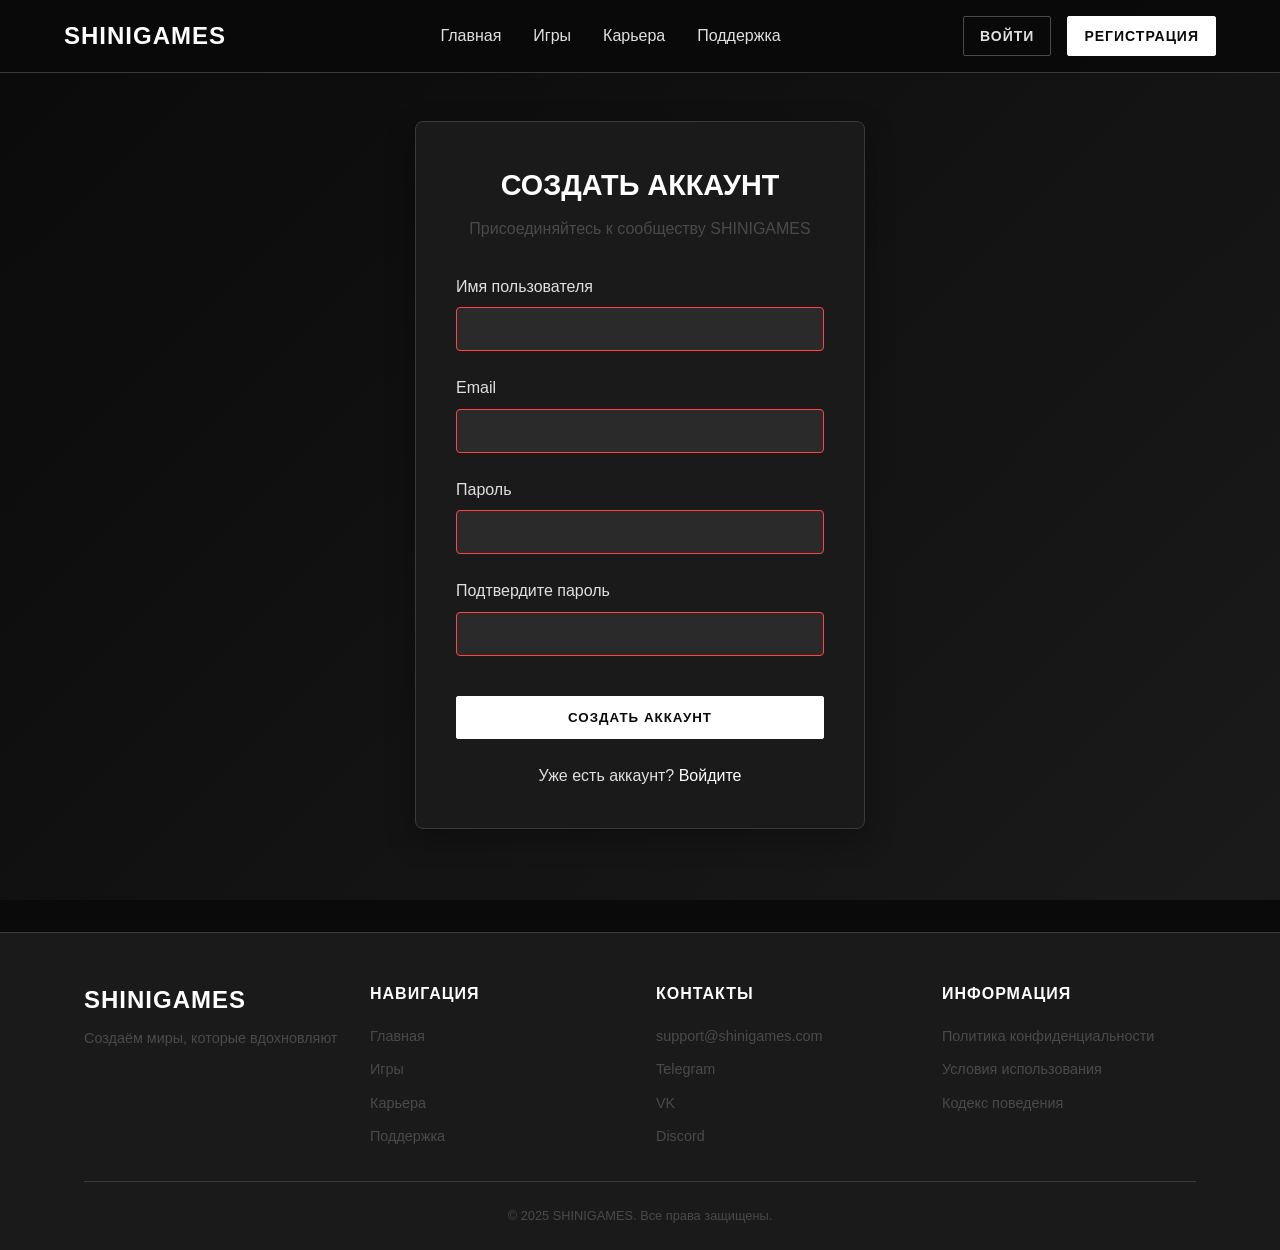
<file: register.html>
<!DOCTYPE html>
<html lang="ru">
<head>
    <meta charset="UTF-8">
    <meta name="viewport" content="width=device-width, initial-scale=1.0">
    <title>SHINIGAMES | Регистрация</title>
    <link rel="stylesheet" href="style.css">
    <link rel="stylesheet" href="auth.css">
</head>
<body>
    <nav class="navbar">
        <div class="nav-container">
            <a href="index.html" class="nav-logo">SHINIGAMES</a>
            <ul class="nav-menu">
                <li class="nav-item"><a href="index.html" class="nav-link">Главная</a></li>
                <li class="nav-item"><a href="games.html" class="nav-link">Игры</a></li>
                <li class="nav-item"><a href="#careers" class="nav-link">Карьера</a></li>
                <li class="nav-item"><a href="#support" class="nav-link">Поддержка</a></li>
            </ul>
            <div class="nav-auth">
                <a href="login.html" class="btn btn-outline btn-small">Войти</a>
                <a href="register.html" class="btn btn-primary btn-small">Регистрация</a>
            </div>
            <div class="nav-toggle" id="mobile-menu">
                <span class="bar"></span>
                <span class="bar"></span>
                <span class="bar"></span>
            </div>
        </div>
    </nav>

    <section class="auth-section">
        <div class="auth-container">
            <div class="auth-card">
                <h2>СОЗДАТЬ АККАУНТ</h2>
                <p class="auth-subtitle">Присоединяйтесь к сообществу SHINIGAMES</p>
                
                <form id="register-form" class="auth-form">
                    <div class="form-group">
                        <label for="username">Имя пользователя</label>
                        <input type="text" id="username" name="username" required>
                        <span class="error-message" id="username-error"></span>
                    </div>
                    
                    <div class="form-group">
                        <label for="email">Email</label>
                        <input type="email" id="email" name="email" required>
                        <span class="error-message" id="email-error"></span>
                    </div>
                    
                    <div class="form-group">
                        <label for="password">Пароль</label>
                        <input type="password" id="password" name="password" required>
                        <span class="error-message" id="password-error"></span>
                    </div>
                    
                    <div class="form-group">
                        <label for="confirm-password">Подтвердите пароль</label>
                        <input type="password" id="confirm-password" name="confirm-password" required>
                        <span class="error-message" id="confirm-password-error"></span>
                    </div>
                    
                    <button type="submit" class="btn btn-primary btn-full">Создать аккаунт</button>
                </form>
                
                <div class="auth-links">
                    <p>Уже есть аккаунт? <a href="login.html">Войдите</a></p>
                </div>
            </div>
        </div>
    </section>

 <footer class="footer">
    <div class="container">
        <div class="footer-content">
            <div class="footer-section">
                <a href="index.html" class="footer-logo">SHINIGAMES</a>
                <p class="footer-description">Создаём миры, которые вдохновляют</p>
            </div>
            <div class="footer-section">
                <h4>Навигация</h4>
                <ul class="footer-links">
                    <li><a href="index.html">Главная</a></li>
                    <li><a href="games.html">Игры</a></li>
                    <li><a href="careers.html">Карьера</a></li>
                    <li><a href="support.html">Поддержка</a></li>
                </ul>
            </div>
            <div class="footer-section">
                <h4>Контакты</h4>
                <ul class="footer-links">
                    <li><a href="mailto:support@shinigames.com">support@shinigames.com</a></li>
                    <li><a href="#">Telegram</a></li>
                    <li><a href="#">VK</a></li>
                    <li><a href="#">Discord</a></li>
                </ul>
            </div>
            <div class="footer-section">
                <h4>Информация</h4>
                <ul class="footer-links">
                    <li><a href="#">Политика конфиденциальности</a></li>
                    <li><a href="#">Условия использования</a></li>
                    <li><a href="#">Кодекс поведения</a></li>
                </ul>
            </div>
        </div>
        <div class="footer-bottom">
            <p>&copy; 2025 SHINIGAMES. Все права защищены.</p>
        </div>
    </div>
</footer>

    <script src="auth1.js"></script>
    <script src="script.js"></script>
</body>
</html>
</file>
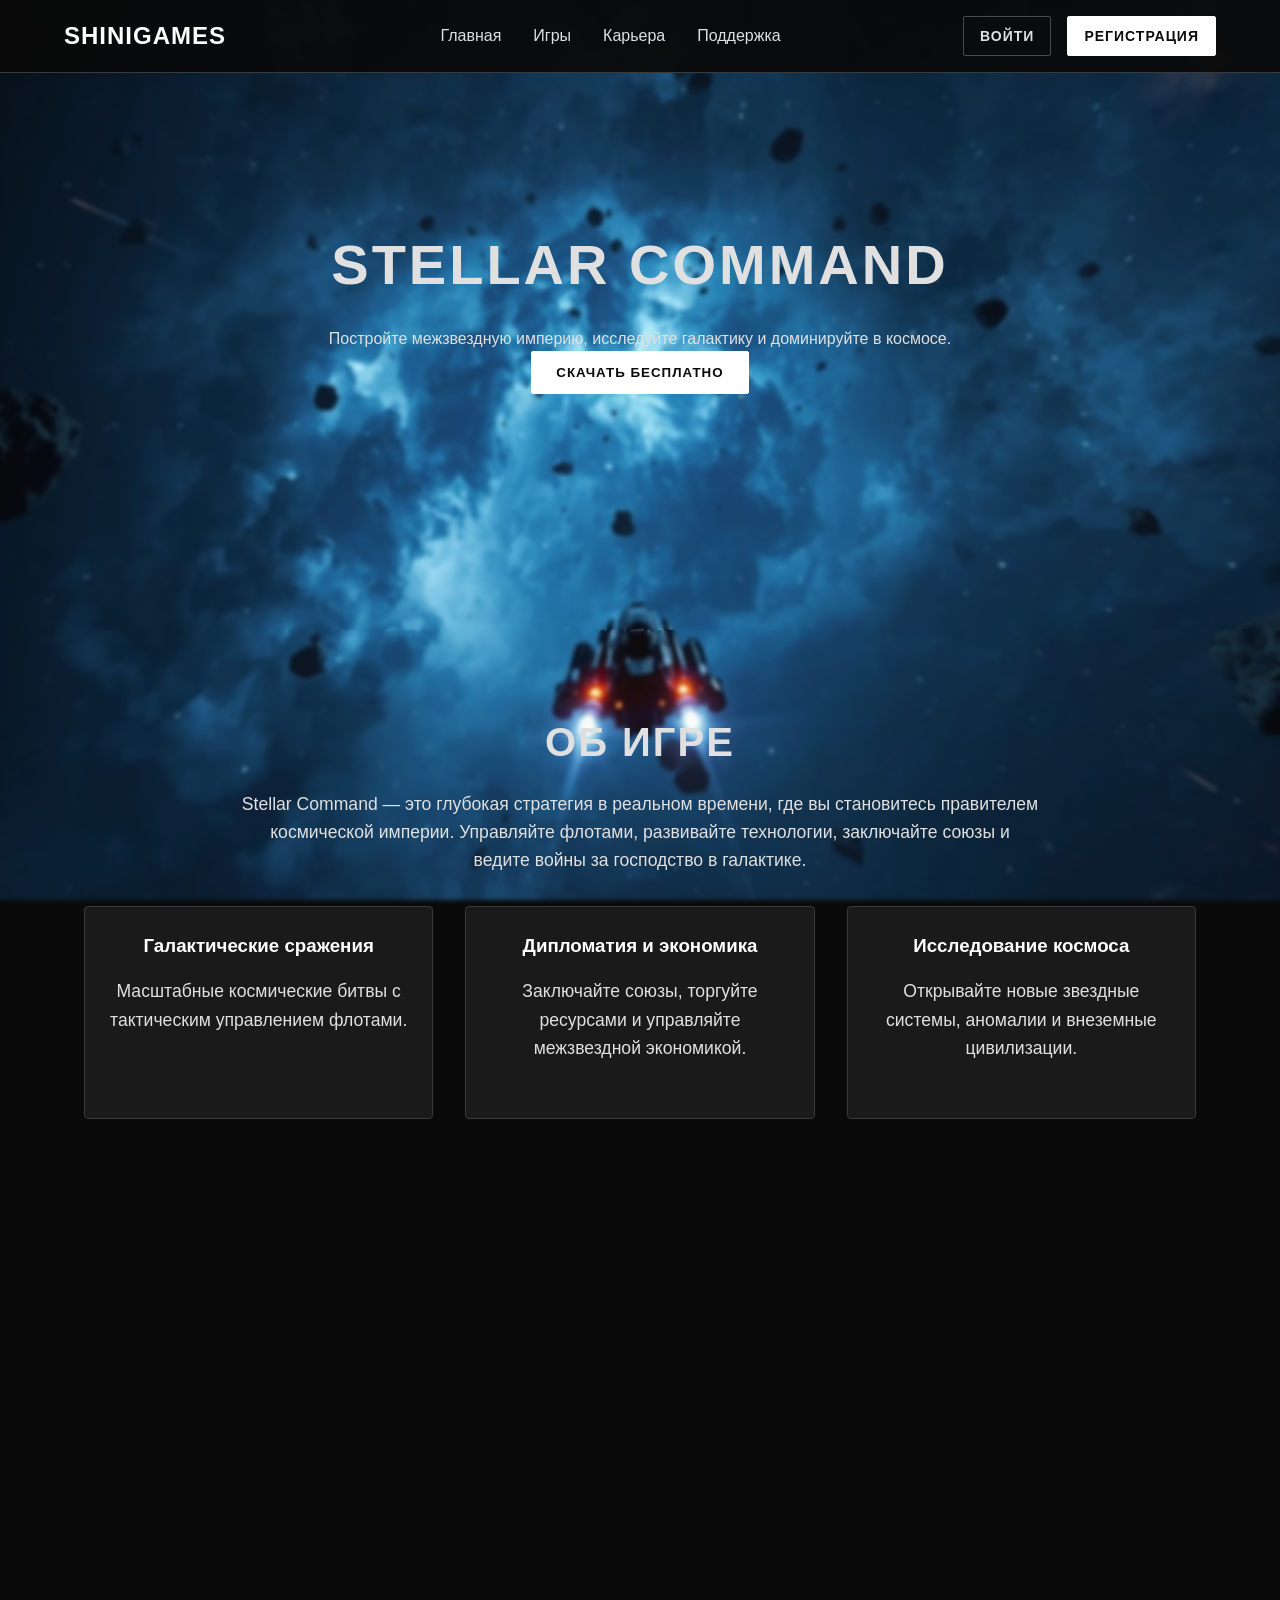
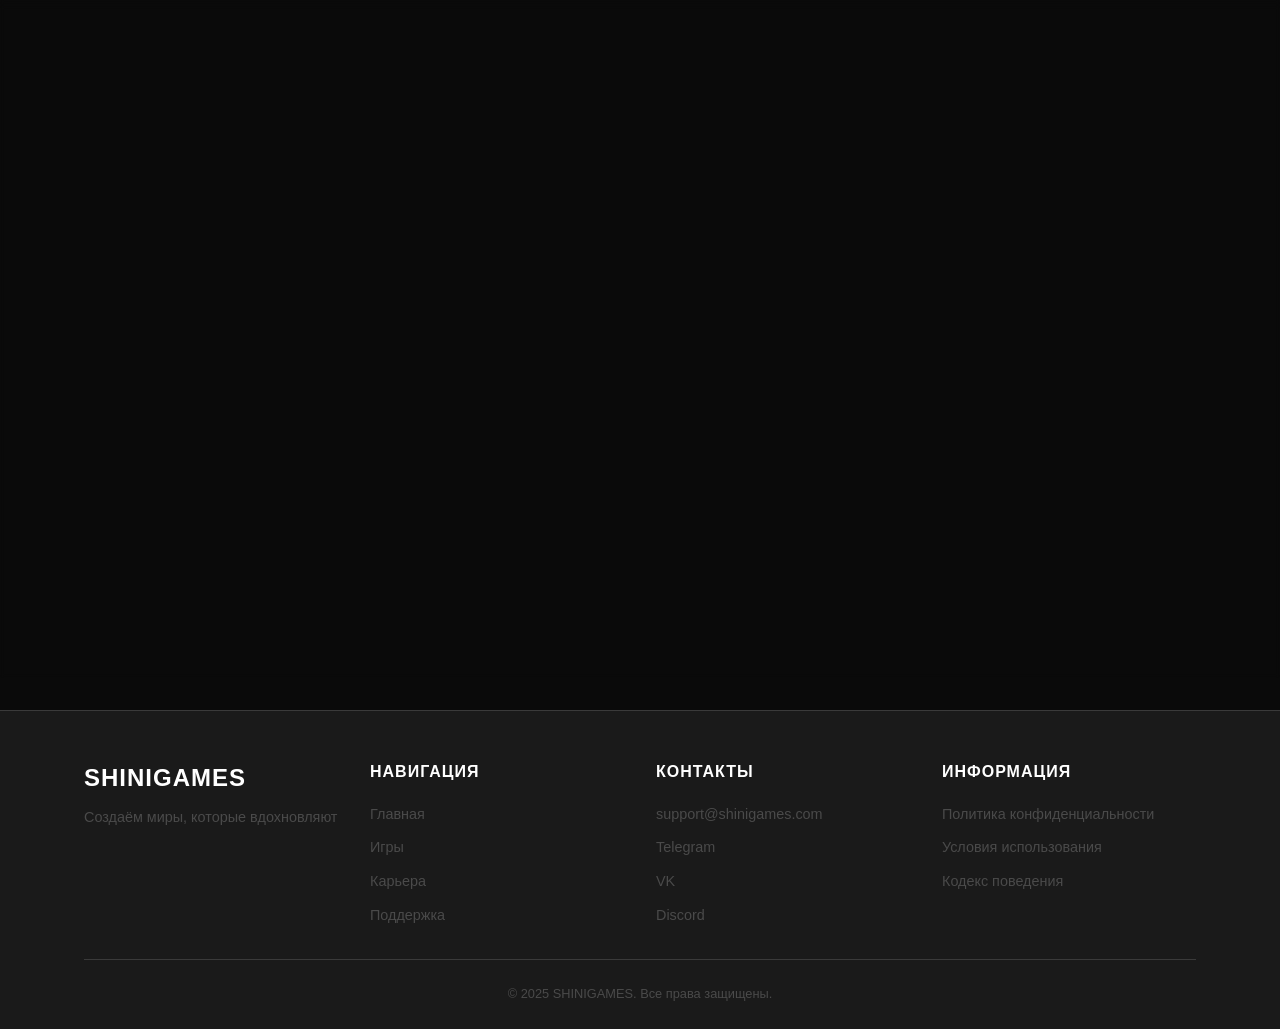
<file: stellar-command.html>
<!DOCTYPE html>
<html lang="ru">
<head>
    <meta charset="UTF-8">
    <meta name="viewport" content="width=device-width, initial-scale=1.0">
    <title>SHINIGAMES | Stellar Command</title>
    <link rel="stylesheet" href="style.css">
</head>
<body class="game-page stellar-command">
    <nav class="navbar">
        <div class="nav-container">
            <a href="index.html" class="nav-logo">SHINIGAMES</a>
            <ul class="nav-menu">
                <li class="nav-item"><a href="index.html" class="nav-link">Главная</a></li>
                <li class="nav-item"><a href="games.html" class="nav-link">Игры</a></li>
                <li class="nav-item"><a href="careers.html" class="nav-link">Карьера</a></li>
                <li class="nav-item"><a href="support.html" class="nav-link">Поддержка</a></li>
            </ul>

            <div class="nav-auth">
                <a href="login.html" class="btn btn-outline btn-small">Войти</a>
                <a href="register.html" class="btn btn-primary btn-small">Регистрация</a>
            </div>

            <div class="nav-auth auth-user" style="display: none;">
                <a href="profile.html" class="nav-link user-welcome">Добро пожаловать, <span id="user-name">Пользователь</span>!</a>
                <button class="btn btn-outline btn-small" id="logout-btn">Выйти</button>
            </div>

            <div class="nav-toggle" id="mobile-menu">
                <span class="bar"></span>
                <span class="bar"></span>
                <span class="bar"></span>
            </div>
        </div>
    </nav>

    <section class="game-hero">
        <div class="game-hero-content">
            <h1>STELLAR COMMAND</h1>
            <p>Постройте межзвездную империю, исследуйте галактику и доминируйте в космосе.</p>
            <button id="download-btn" class="btn btn-primary">Скачать бесплатно</button>
            <div id="download-message" style="margin-top: 1rem;"></div>
        </div>
    </section>

    <section class="game-about">
        <div class="container">
            <h2>ОБ ИГРЕ</h2>
            <p>Stellar Command — это глубокая стратегия в реальном времени, где вы становитесь правителем космической империи. Управляйте флотами, развивайте технологии, заключайте союзы и ведите войны за господство в галактике.</p>

            <div class="features-grid">
                <div class="feature"><h3>Галактические сражения</h3><p>Масштабные космические битвы с тактическим управлением флотами.</p></div>
                <div class="feature"><h3>Дипломатия и экономика</h3><p>Заключайте союзы, торгуйте ресурсами и управляйте межзвездной экономикой.</p></div>
                <div class="feature"><h3>Исследование космоса</h3><p>Открывайте новые звездные системы, аномалии и внеземные цивилизации.</p></div>
            </div>
        </div>
    </section>

    <section class="game-screenshots">
        <div class="container">
            <h2>СКРИНШОТЫ</h2>
            <div class="screenshots-grid">
                <div class="screenshot-placeholder"><img src="images/stellar1.jpg" alt="Скриншот 1"></div>
                <div class="screenshot-placeholder"><img src="images/stellar2.jpg" alt="Скриншот 2"></div>
                <div class="screenshot-placeholder"><img src="images/stellar3.jpg" alt="Скриншот 3"></div>
                <div class="screenshot-placeholder"><img src="images/stellar.jpg" alt="Скриншот 4"></div>
            </div>
        </div>
    </section>

    <section id="download" class="game-download">
        <div class="container">
            <h2>ГОТОВЫ ПРАВИТЬ ГАЛАКТИКОЙ?</h2>
            <p>Начните свое космическое приключение в Stellar Command.</p>
            <button class="btn btn-large btn-primary download-trigger">Скачать для Windows</button>

            <div class="system-requirements">
                <h3>Системные требования</h3>
                <div class="requirements-grid">
                    <div class="requirement">
                        <h4>МИНИМАЛЬНЫЕ:</h4>
                        <p>ОС: Windows 10 (64-битная)<br>Процессор: Intel Core i5-3570<br>Память: 8 GB ОЗУ<br>Видеокарта: GeForce GTX 660</p>
                    </div>
                    <div class="requirement">
                        <h4>РЕКОМЕНДУЕМЫЕ:</h4>
                        <p>ОС: Windows 10/11 (64-битная)<br>Процессор: Intel Core i7-4770<br>Память: 16 GB ОЗУ<br>Видеокарта: GeForce GTX 1070</p>
                    </div>
                </div>
            </div>
        </div>
    </section>

    <footer class="footer">
        <div class="container">
            <div class="footer-content">
                <div class="footer-section">
                    <a href="index.html" class="footer-logo">SHINIGAMES</a>
                    <p class="footer-description">Создаём миры, которые вдохновляют</p>
                </div>
                <div class="footer-section">
                    <h4>Навигация</h4>
                    <ul class="footer-links">
                        <li><a href="index.html">Главная</a></li>
                        <li><a href="games.html">Игры</a></li>
                        <li><a href="careers.html">Карьера</a></li>
                        <li><a href="support.html">Поддержка</a></li>
                    </ul>
                </div>
                <div class="footer-section">
                    <h4>Контакты</h4>
                    <ul class="footer-links">
                        <li><a href="mailto:support@shinigames.com">support@shinigames.com</a></li>
                        <li><a href="#">Telegram</a></li>
                        <li><a href="#">VK</a></li>
                        <li><a href="#">Discord</a></li>
                    </ul>
                </div>
                <div class="footer-section">
                    <h4>Информация</h4>
                    <ul class="footer-links">
                        <li><a href="#">Политика конфиденциальности</a></li>
                        <li><a href="#">Условия использования</a></li>
                        <li><a href="#">Кодекс поведения</a></li>
                    </ul>
                </div>
            </div>
            <div class="footer-bottom">
                <p>&copy; 2025 SHINIGAMES. Все права защищены.</p>
            </div>
        </div>
    </footer>

    <script src="script.js"></script>
    <script>
        async function handleDownload() {
            const msg = document.getElementById('download-message');
            try {
                const res = await fetch('php/check_session.php');
                const data = await res.json();
                if (data.isAuthenticated) {
                    msg.innerHTML = '<span style="color:#4CAF50;">✅ Скачивание началось...</span>';
                    const link = document.createElement('a');
                    link.href = 'downloads/stellar-command-setup.exe';
                    link.download = 'Stellar_Command_Setup.exe';
                    document.body.appendChild(link);
                    link.click();
                    document.body.removeChild(link);
                    setTimeout(() => msg.innerHTML = '', 3000);
                } else {
                    msg.innerHTML = '<span style="color:#ff4444;">⚠️ Только для авторизованных! Перенаправление...</span>';
                    setTimeout(() => window.location.href = 'login.html', 2000);
                }
            } catch(e) { msg.innerHTML = '<span style="color:#ff4444;">❌ Ошибка</span>'; }
        }

        document.addEventListener('DOMContentLoaded', async () => {
            try {
                const res = await fetch('php/check_session.php');
                const data = await res.json();
                if (data.isAuthenticated) {
                    document.querySelector('.nav-auth:not(.auth-user)').style.display = 'none';
                    document.querySelector('.nav-auth.auth-user').style.display = 'flex';
                    document.getElementById('user-name').textContent = data.user.username;
                }
            } catch(e) {}
            document.getElementById('download-btn')?.addEventListener('click', handleDownload);
            document.querySelectorAll('.download-trigger').forEach(btn => btn.addEventListener('click', handleDownload));
        });
    </script>
</body>
</html>
</file>
<file: style.css>
/* CSS Reset и базовые настройки */
* {
    margin: 0;
    padding: 0;
    box-sizing: border-box;
}

:root {
    --color-black: #0a0a0a;
    --color-dark-gray: #1a1a1a;
    --color-gray: #2a2a2a;
    --color-light-gray: #3a3a3a;
    --color-lighter-gray: #4a4a4a;
    --color-white: #ffffff;
    --color-off-white: #e0e0e0;
    --font-main: 'Arial', sans-serif;
}

body {
    font-family: var(--font-main);
    background-color: var(--color-black);
    color: var(--color-off-white);
    line-height: 1.6;
}

.container {
    width: 90%;
    max-width: 1200px;
    margin: 0 auto;
    padding: 0 20px;
}

/* Навигация */
.navbar {
    background-color: rgba(10, 10, 10, 0.95);
    padding: 1rem 0;
    position: fixed;
    width: 100%;
    top: 0;
    z-index: 1000;
    border-bottom: 1px solid var(--color-light-gray);
}

.nav-container {
    display: flex;
    justify-content: space-between;
    align-items: center;
    width: 90%;
    max-width: 1200px;
    margin: 0 auto;
    position: relative;
}

.nav-logo {
    font-size: 1.5rem;
    font-weight: bold;
    color: var(--color-white);
    text-decoration: none;
    letter-spacing: 1px;
}

.nav-menu {
    display: flex;
    list-style: none;
}

.nav-item {
    margin-left: 2rem;
}

.nav-link {
    color: var(--color-off-white);
    text-decoration: none;
    font-weight: 500;
    transition: color 0.3s ease;
}

.nav-link:hover,
.nav-link.active {
    color: var(--color-white);
}

.nav-auth {
    display: flex;
    align-items: center;
    gap: 1rem;
}

.user-welcome {
    color: var(--color-white) !important;
    font-weight: 500;
    margin-right: 0.5rem;
}

.nav-auth .btn-small {
    padding: 0.5rem 1rem;
    font-size: 0.875rem;
}

.nav-toggle {
    display: none;
    flex-direction: column;
    cursor: pointer;
}

.bar {
    width: 25px;
    height: 3px;
    background-color: var(--color-white);
    margin: 3px 0;
    transition: 0.3s;
}

/* Кнопки */
.btn {
    display: inline-block;
    padding: 0.8rem 1.5rem;
    background-color: transparent;
    color: var(--color-white);
    text-decoration: none;
    border: 1px solid var(--color-white);
    border-radius: 2px;
    font-weight: bold;
    text-transform: uppercase;
    letter-spacing: 1px;
    transition: all 0.3s ease;
    cursor: pointer;
    text-align: center;
}

.btn-primary {
    background-color: var(--color-white);
    color: var(--color-black);
}

.btn-primary:hover {
    background-color: transparent;
    color: var(--color-white);
}

.btn-outline {
    border-color: var(--color-lighter-gray);
    color: var(--color-off-white);
}

.btn-outline:hover {
    border-color: var(--color-white);
    color: var(--color-white);
}

.btn-large {
    padding: 1rem 2rem;
    font-size: 1.1rem;
}

.btn-full {
    width: 100%;
    margin-top: 1rem;
}

.btn-small {
    padding: 0.5rem 1rem;
    font-size: 0.875rem;
}

/* Герой-секции с фоновыми изображениями */
.hero {
    position: relative;
    height: 100vh;
    display: flex;
    align-items: center;
    justify-content: center;
    margin-top: 60px;
    text-align: center;
    background: linear-gradient(rgba(10, 10, 10, 0.6), rgba(10, 10, 10, 0.8)), url('../images/hero-bg.jpg') no-repeat center center/cover;
    background-size: cover;
}

.games-hero {
    position: relative;
    height: 70vh;
    display: flex;
    align-items: center;
    justify-content: center;
    margin-top: 60px;
    text-align: center;
    background: linear-gradient(rgba(10, 10, 10, 0.6), rgba(10, 10, 10, 0.8)), url('') no-repeat center center/cover;
    background-size: cover;
}

.careers-hero {
    position: relative;
    height: 70vh;
    display: flex;
    align-items: center;
    justify-content: center;
    text-align: center;
    margin-top: 60px;
    background: linear-gradient(rgba(10, 10, 10, 0.6), rgba(10, 10, 10, 0.8)), url('../images/careers-hero-bg.jpg') no-repeat center center/cover;
    background-size: cover;
    color: var(--color-white);
}

.support-hero {
    position: relative;
    height: 70vh;
    display: flex;
    align-items: center;
    justify-content: center;
    text-align: center;
    margin-top: 60px;
    background: linear-gradient(rgba(10, 10, 10, 0.6), rgba(10, 10, 10, 0.8)), url('../images/support-hero-bg.jpg') no-repeat center center/cover;
    background-size: cover;
    color: var(--color-white);
}

/* Страница игры — параллакс фон (общий класс) */
.game-page {
    background-attachment: fixed;
    background-position: center center;
    background-repeat: no-repeat;
    background-size: cover;
}

/* Фоны для разных игр (укажешь свои пути) */
.game-page.cyber-realm {
    background-image: url('images/cyber.jpg');
}

.game-page.legend-ancients {
    background-image: url('images/legend.jpg');
}

.game-page.stellar-command {
    background-image: url('images/stellar.jpg');
}

/* Затемнение для секций на странице игры */
.game-page .game-hero,
.game-page .game-about,
.game-page .game-screenshots,
.game-page .game-download {
    background-color: rgba(10, 10, 10, 0.75);
    backdrop-filter: blur(2px);
    margin: 0;
}

/* Убираем индивидуальные фоны у секций */
.game-page .game-hero {
    background: none;
}

.game-page .game-about {
    background: none;
}

.game-page .game-screenshots {
    background: none;
}

.game-page .game-download {
    background: none;
}

/* Дополнительное затемнение снизу, чтобы не было резкой границы */
.game-page .game-download {
    padding-bottom: 5rem;
}

.game-page .game-download::after {
    display: none;
}

/* Контентные секции */
.hero-content,
.games-hero-content {
    position: relative;
    z-index: 2;
    text-align: center;
    color: var(--color-white);
    padding: 0 20px;
    max-width: 800px;
    width: 100%;
    margin: 0 auto;
}

.hero-content h1,
.games-hero-content h1 {
    font-size: 3rem;
    margin-bottom: 1rem;
    text-transform: uppercase;
    letter-spacing: 2px;
}

.hero-content p,
.games-hero-content p {
    font-size: 1.2rem;
    margin-bottom: 2rem;
    max-width: 600px;
    margin-left: auto;
    margin-right: auto;
}

/* Сетки */
.news-grid,
.game-grid,
.features-grid,
.screenshots-grid,
.requirements-grid {
    display: grid;
    gap: 2rem;
    margin-top: 2rem;
}

.news-grid {
    grid-template-columns: repeat(auto-fit, minmax(300px, 1fr));
}

.game-grid {
    grid-template-columns: repeat(auto-fit, minmax(350px, 1fr));
}

.features-grid {
    grid-template-columns: repeat(auto-fit, minmax(250px, 1fr));
}

.screenshots-grid {
    grid-template-columns: repeat(auto-fit, minmax(250px, 1fr));
}

.requirements-grid {
    grid-template-columns: repeat(auto-fit, minmax(280px, 1fr));
}

/* Карточки */
.news-card,
.game-card {
    background-color: var(--color-dark-gray);
    border: 1px solid var(--color-light-gray);
    border-radius: 4px;
    overflow: hidden;
    transition: all 0.3s ease;
}

.game-card {
    height: 100%;
    display: flex;
    flex-direction: column;
    border-radius: 8px;
}

.news-card:hover,
.game-card:hover {
    transform: translateY(-5px);
    box-shadow: 0 10px 20px rgba(0, 0, 0, 0.3);
}

.game-card:hover {
    border-color: var(--color-white);
}

.news-image-placeholder {
    height: 200px;
    background-color: var(--color-gray);
    display: flex;
    align-items: center;
    justify-content: center;
    overflow: hidden;
}

.news-image-placeholder img {
    width: 100%;
    height: 100%;
    object-fit: cover;
}

.screenshot-placeholder {
    height: 150px;
    background-color: var(--color-gray);
    display: flex;
    align-items: center;
    justify-content: center;
    border: 1px solid var(--color-light-gray);
    border-radius: 4px;
    overflow: hidden;
}

.screenshot-placeholder img {
    width: 100%;
    height: 100%;
    object-fit: cover;
}

.game-image {
    height: 250px;
    overflow: hidden;
    position: relative;
    flex-shrink: 0;
}

.game-image img {
    width: 100%;
    height: 100%;
    object-fit: cover;
    display: block;
    transition: transform 0.3s ease;
}

.game-card:hover .game-image img {
    transform: scale(1.05);
}

.game-info {
    padding: 1.5rem;
    flex-grow: 1;
    display: flex;
    flex-direction: column;
}

.game-info h3 {
    margin-bottom: 1rem;
    color: var(--color-white);
    font-size: 1.3rem;
    text-transform: uppercase;
    letter-spacing: 1px;
}

.game-info p {
    color: var(--color-lighter-gray);
    margin-bottom: 1.5rem;
    line-height: 1.6;
    flex-grow: 1;
}

.game-info .btn {
    margin-top: auto;
    align-self: flex-start;
}

.read-more {
    display: inline-block;
    padding: 0 1rem 1rem;
    color: var(--color-white);
    text-decoration: none;
    font-weight: bold;
}

/* Секции */
.news-preview,
.game-about,
.game-screenshots,
.game-download {
    padding: 5rem 0;
}

.game-about,
.game-screenshots,
.game-download {
    text-align: center;
}

.game-about h2,
.game-screenshots h2,
.game-download h2 {
    font-size: 2.5rem;
    margin-bottom: 1rem;
    text-transform: uppercase;
    letter-spacing: 2px;
}

/* Страница игры — герой */
.game-hero {
    height: 70vh;
    display: flex;
    align-items: center;
    justify-content: center;
    text-align: center;
    margin-top: 60px;
    background: linear-gradient(rgba(10, 10, 10, 0.6), rgba(10, 10, 10, 0.8)), url('images/cyber.jpg') no-repeat center center/cover;
    background-size: cover;
}

.game-hero-content h1 {
    font-size: 3.5rem;
    margin-bottom: 1rem;
    text-transform: uppercase;
    letter-spacing: 3px;
}

.game-about p {
    max-width: 800px;
    margin: 0 auto 2rem;
    font-size: 1.1rem;
}

.feature {
    padding: 1.5rem;
    background-color: var(--color-dark-gray);
    border: 1px solid var(--color-light-gray);
    border-radius: 4px;
}

.feature h3 {
    margin-bottom: 1rem;
    color: var(--color-white);
}

.system-requirements {
    margin-top: 3rem;
    padding-top: 3rem;
    border-top: 1px solid var(--color-light-gray);
}

.requirement {
    padding: 1.5rem;
    background-color: var(--color-dark-gray);
    border: 1px solid var(--color-light-gray);
    border-radius: 4px;
}

.requirement h4 {
    margin-bottom: 1rem;
    color: var(--color-white);
}

/* Футер */
.footer {
    background-color: var(--color-dark-gray);
    border-top: 1px solid var(--color-light-gray);
    margin-top: 0;
    padding: 3rem 0 1.5rem 0;
}

.footer-content {
    display: grid;
    grid-template-columns: repeat(auto-fit, minmax(200px, 1fr));
    gap: 2rem;
    margin-bottom: 2rem;
}

.footer-logo {
    font-size: 1.5rem;
    font-weight: bold;
    color: var(--color-white);
    text-decoration: none;
    letter-spacing: 1px;
}

.footer-description {
    color: var(--color-lighter-gray);
    font-size: 0.9rem;
    margin-top: 0.5rem;
}

.footer-section h4 {
    color: var(--color-white);
    font-size: 1rem;
    margin-bottom: 1rem;
    text-transform: uppercase;
    letter-spacing: 1px;
}

.footer-section .footer-links {
    display: flex;
    flex-direction: column;
    gap: 0.5rem;
    list-style: none;
    padding: 0;
    margin: 0;
}

.footer-section .footer-links a {
    color: var(--color-lighter-gray);
    text-decoration: none;
    transition: color 0.3s ease;
    font-size: 0.9rem;
}

.footer-section .footer-links a:hover {
    color: var(--color-white);
}

.footer-bottom {
    text-align: center;
    padding-top: 1.5rem;
    border-top: 1px solid var(--color-light-gray);
}

.footer-bottom p {
    color: var(--color-lighter-gray);
    font-size: 0.8rem;
}

/* Страница карьеры и поддержки */
.about-culture {
    padding: 5rem 0;
}

.culture-grid {
    display: grid;
    grid-template-columns: 1fr 1fr;
    gap: 4rem;
    align-items: center;
}

.culture-content h2 {
    font-size: 2.5rem;
    margin-bottom: 2rem;
    color: var(--color-white);
}

.culture-content > p {
    font-size: 1.1rem;
    line-height: 1.7;
    margin-bottom: 2rem;
    color: var(--color-off-white);
}

.culture-features {
    display: flex;
    flex-direction: column;
    gap: 1.5rem;
}

.culture-feature {
    padding: 1.5rem;
    background-color: var(--color-dark-gray);
    border: 1px solid var(--color-light-gray);
    border-radius: 8px;
}

.culture-feature h3 {
    color: var(--color-white);
    margin-bottom: 0.5rem;
}

.culture-feature p {
    margin: 0;
    color: var(--color-lighter-gray);
}

.culture-image {
    background: url('../images/office-photo.jpg') no-repeat center center/cover;
    background-size: cover;
    border-radius: 8px;
    border: 1px solid var(--color-light-gray);
    min-height: 300px;
}

.benefits-section {
    padding: 5rem 0;
    background-color: var(--color-dark-gray);
    text-align: center;
}

.benefits-section h2 {
    font-size: 2.5rem;
    margin-bottom: 3rem;
    color: var(--color-white);
}

.benefits-grid {
    display: grid;
    grid-template-columns: repeat(auto-fit, minmax(300px, 1fr));
    gap: 2rem;
}

.benefit-card {
    padding: 2rem;
    background-color: var(--color-gray);
    border: 1px solid var(--color-light-gray);
    border-radius: 8px;
    text-align: center;
    transition: transform 0.3s ease;
}

.benefit-card:hover {
    transform: translateY(-5px);
}

.benefit-icon {
    font-size: 3rem;
    margin-bottom: 1rem;
}

.benefit-card h3 {
    color: var(--color-white);
    margin-bottom: 1rem;
}

.benefit-card p {
    color: var(--color-lighter-gray);
    margin: 0;
}

.vacancies-section {
    padding: 5rem 0;
}

.vacancies-section h2 {
    text-align: center;
    font-size: 2.5rem;
    margin-bottom: 3rem;
    color: var(--color-white);
}

.vacancies-filter {
    display: flex;
    justify-content: center;
    flex-wrap: wrap;
    gap: 1rem;
    margin-bottom: 3rem;
}

.filter-btn {
    padding: 0.8rem 1.5rem;
    background-color: var(--color-gray);
    border: 1px solid var(--color-light-gray);
    color: var(--color-off-white);
    border-radius: 25px;
    cursor: pointer;
    transition: all 0.3s ease;
}

.filter-btn:hover,
.filter-btn.active {
    background-color: var(--color-white);
    color: var(--color-black);
    border-color: var(--color-white);
}

.vacancies-list {
    display: flex;
    flex-direction: column;
    gap: 1.5rem;
}

.vacancy-card {
    display: flex;
    justify-content: space-between;
    align-items: center;
    padding: 2rem;
    background-color: var(--color-dark-gray);
    border: 1px solid var(--color-light-gray);
    border-radius: 8px;
    transition: all 0.3s ease;
}

.vacancy-card:hover {
    border-color: var(--color-white);
    transform: translateX(10px);
}

.vacancy-info {
    flex: 1;
}

.vacancy-info h3 {
    color: var(--color-white);
    margin-bottom: 0.5rem;
    font-size: 1.3rem;
}

.vacancy-department {
    color: var(--color-lighter-gray);
    margin-bottom: 1rem;
    font-size: 0.9rem;
}

.vacancy-description {
    color: var(--color-off-white);
    margin-bottom: 1rem;
    line-height: 1.6;
}

.vacancy-tags {
    display: flex;
    flex-wrap: wrap;
    gap: 0.5rem;
}

.tag {
    padding: 0.3rem 0.8rem;
    background-color: var(--color-gray);
    color: var(--color-off-white);
    border-radius: 15px;
    font-size: 0.8rem;
    border: 1px solid var(--color-light-gray);
}

.vacancy-actions {
    margin-left: 2rem;
}

.application-section {
    padding: 5rem 0;
    background-color: var(--color-dark-gray);
}

.application-card {
    max-width: 800px;
    margin: 0 auto;
    background: linear-gradient(135deg, var(--color-dark-gray), var(--color-gray));
    border: 1px solid var(--color-light-gray);
    border-radius: 12px;
    padding: 3rem;
    text-align: center;
}

.application-card h2 {
    margin-bottom: 1rem;
    color: var(--color-white);
}

.application-card p {
    color: var(--color-lighter-gray);
    margin-bottom: 3rem;
    font-size: 1.1rem;
}

.application-form {
    text-align: left;
}

.form-row {
    display: grid;
    grid-template-columns: 1fr 1fr;
    gap: 1.5rem;
}

.application-form textarea {
    width: 100%;
    padding: 0.75rem 1rem;
    background-color: var(--color-gray);
    border: 1px solid var(--color-light-gray);
    border-radius: 4px;
    color: var(--color-white);
    font-size: 1rem;
    font-family: inherit;
    resize: vertical;
}

.application-form input[type="file"] {
    padding: 0.5rem;
    background-color: var(--color-gray);
    border: 1px solid var(--color-light-gray);
    border-radius: 4px;
    color: var(--color-white);
}

/* Поддержка */
.support-search {
    padding: 3rem 0;
    background-color: var(--color-dark-gray);
}

.search-box {
    display: flex;
    max-width: 600px;
    margin: 0 auto;
    gap: 1rem;
}

.search-box input {
    flex: 1;
    padding: 1rem;
    background-color: var(--color-gray);
    border: 1px solid var(--color-light-gray);
    border-radius: 4px;
    color: var(--color-white);
    font-size: 1rem;
}

.support-categories {
    padding: 5rem 0;
}

.categories-grid {
    display: grid;
    grid-template-columns: repeat(auto-fit, minmax(280px, 1fr));
    gap: 2rem;
    margin-top: 3rem;
}

.category-card {
    background-color: var(--color-dark-gray);
    border: 1px solid var(--color-light-gray);
    border-radius: 8px;
    padding: 2rem;
    text-align: center;
    transition: transform 0.3s ease, box-shadow 0.3s ease;
}

.category-card:hover {
    transform: translateY(-5px);
    box-shadow: 0 10px 30px rgba(0, 0, 0, 0.3);
}

.category-icon {
    font-size: 3rem;
    margin-bottom: 1rem;
}

.category-card h3 {
    margin-bottom: 1rem;
    color: var(--color-white);
}

.category-card p {
    color: var(--color-lighter-gray);
    margin-bottom: 1.5rem;
}

.faq-section {
    padding: 5rem 0;
    background-color: var(--color-dark-gray);
}

.faq-list {
    max-width: 800px;
    margin: 3rem auto 0;
}

.faq-item {
    border: 1px solid var(--color-light-gray);
    border-radius: 8px;
    margin-bottom: 1rem;
    overflow: hidden;
}

.faq-question {
    padding: 1.5rem;
    background-color: var(--color-gray);
    cursor: pointer;
    display: flex;
    justify-content: space-between;
    align-items: center;
    transition: background-color 0.3s ease;
}

.faq-question:hover {
    background-color: var(--color-light-gray);
}

.faq-question h3 {
    margin: 0;
    color: var(--color-white);
    font-size: 1.1rem;
}

.faq-toggle {
    font-size: 1.5rem;
    font-weight: bold;
    color: var(--color-white);
    transition: transform 0.3s ease;
}

.faq-item.active .faq-toggle {
    transform: rotate(45deg);
}

.faq-answer {
    padding: 0;
    max-height: 0;
    overflow: hidden;
    transition: all 0.3s ease;
    background-color: var(--color-dark-gray);
}

.faq-item.active .faq-answer {
    padding: 1.5rem;
    max-height: 500px;
}

.faq-answer p {
    margin: 0;
    color: var(--color-off-white);
    line-height: 1.6;
}

.contact-support {
    padding: 5rem 0;
}

.contact-card {
    background: linear-gradient(135deg, var(--color-dark-gray), var(--color-gray));
    border: 1px solid var(--color-light-gray);
    border-radius: 12px;
    padding: 3rem;
    text-align: center;
}

.contact-card h2 {
    margin-bottom: 1rem;
    color: var(--color-white);
}

.contact-card p {
    color: var(--color-lighter-gray);
    margin-bottom: 3rem;
    font-size: 1.1rem;
}

.contact-methods {
    display: grid;
    grid-template-columns: repeat(auto-fit, minmax(250px, 1fr));
    gap: 2rem;
}

.contact-method {
    padding: 2rem;
    background-color: rgba(255, 255, 255, 0.05);
    border-radius: 8px;
    border: 1px solid var(--color-light-gray);
}

.method-icon {
    font-size: 2.5rem;
    margin-bottom: 1rem;
}

.contact-method h4 {
    color: var(--color-white);
    margin-bottom: 1rem;
}

.contact-method p {
    margin-bottom: 0.5rem;
    color: var(--color-lighter-gray);
}

/* Адаптивность */
@media screen and (max-width: 768px) {
    .nav-menu {
        position: fixed;
        left: -100%;
        top: 70px;
        flex-direction: column;
        background-color: var(--color-black);
        width: 100%;
        text-align: center;
        transition: 0.3s;
        box-shadow: 0 10px 27px rgba(0, 0, 0, 0.05);
        padding: 2rem 0;
    }

    .nav-menu.active {
        left: 0;
    }

    .nav-item {
        margin: 1.5rem 0;
    }

    .nav-toggle {
        display: flex;
    }

    .hero {
        height: 70vh;
        min-height: 500px;
    }

    .games-hero,
    .careers-hero,
    .support-hero {
        height: 50vh;
        min-height: 400px;
    }

    .hero-content h1,
    .game-hero-content h1 {
        font-size: 2rem;
    }

    .game-grid {
        grid-template-columns: 1fr;
        gap: 1.5rem;
    }

    .game-image {
        height: 200px;
    }

    .culture-grid {
        grid-template-columns: 1fr;
        gap: 2rem;
    }

    .vacancy-card {
        flex-direction: column;
        align-items: flex-start;
        gap: 1.5rem;
    }

    .vacancy-actions {
        margin-left: 0;
        width: 100%;
    }

    .vacancy-actions .btn {
        width: 100%;
    }

    .form-row {
        grid-template-columns: 1fr;
    }

    .search-box {
        flex-direction: column;
    }

    .contact-methods {
        grid-template-columns: 1fr;
    }

    .footer-content {
        grid-template-columns: 1fr;
        text-align: center;
        gap: 1.5rem;
    }

    .footer-section .footer-links {
        align-items: center;
    }
}
.game-page {
    background-image: url('images/cyber.jpg');
}
/* Параллакс-фон для главной страницы и страниц игр */
.game-page {
    background-attachment: fixed;
    background-position: center center;
    background-repeat: no-repeat;
    background-size: cover;
}

/* Фон для главной страницы */
.game-page {
    background-image: url('images/cyber.jpg');
}

/* Затемнение для всех секций на главной */
.game-page .hero,
.game-page .news-preview,
.game-page .games-list {
    background-color: rgba(10, 10, 10, 0.75);
    backdrop-filter: blur(2px);
}

.game-page .hero {
    background: none;
}

.game-page .news-preview {
    background: none;
}

/* Модальное окно */
.modal {
    display: none;
    position: fixed;
    top: 0;
    left: 0;
    width: 100%;
    height: 100%;
    background-color: rgba(0, 0, 0, 0.85);
    z-index: 2000;
    align-items: center;
    justify-content: center;
    backdrop-filter: blur(5px);
}

.modal-content {
    background-color: var(--color-dark-gray);
    border: 1px solid var(--color-light-gray);
    border-radius: 12px;
    max-width: 600px;
    width: 90%;
    max-height: 85vh;
    overflow-y: auto;
    position: relative;
    animation: modalFadeIn 0.3s ease;
}

@keyframes modalFadeIn {
    from { opacity: 0; transform: scale(0.9); }
    to { opacity: 1; transform: scale(1); }
}

.close-modal {
    position: absolute;
    top: 15px;
    right: 20px;
    font-size: 28px;
    cursor: pointer;
    color: var(--color-white);
    z-index: 10;
}

.close-modal:hover {
    color: var(--color-lighter-gray);
}

.modal-body {
    padding: 2rem;
}

.modal-body h2 {
    color: var(--color-white);
    font-size: 1.8rem;
    margin-bottom: 1rem;
    padding-right: 30px;
}

.modal-image {
    width: 100%;
    height: 200px;
    overflow: hidden;
    border-radius: 8px;
    margin-bottom: 1.5rem;
}

.modal-image img {
    width: 100%;
    height: 100%;
    object-fit: cover;
}

.modal-body p {
    color: var(--color-off-white);
    line-height: 1.6;
}

/* Карточка новости — фиксированная высота и кнопка внизу */
.news-card {
    background-color: var(--color-dark-gray);
    border: 1px solid var(--color-light-gray);
    border-radius: 8px;
    overflow: hidden;
    transition: all 0.3s ease;
    display: flex;
    flex-direction: column;
    height: 100%;
}

.news-card:hover {
    transform: translateY(-5px);
    box-shadow: 0 10px 20px rgba(0, 0, 0, 0.3);
    border-color: var(--color-white);
}

/* Изображение */
.news-image-placeholder {
    height: 200px;
    overflow: hidden;
    flex-shrink: 0;
}

.news-image-placeholder img {
    width: 100%;
    height: 100%;
    object-fit: cover;
    transition: transform 0.3s ease;
}

.news-card:hover .news-image-placeholder img {
    transform: scale(1.05);
}

/* Заголовок */
.news-card h3 {
    font-size: 1.2rem;
    margin: 1rem 1rem 0.5rem 1rem;
    color: var(--color-white);
    line-height: 1.4;
    min-height: 50px;
}

/* Текст — растягивается, чтобы кнопка была внизу */
.news-card p {
    font-size: 0.95rem;
    color: var(--color-lighter-gray);
    margin: 0 1rem 1rem 1rem;
    line-height: 1.5;
    flex-grow: 1;
}

/* Кнопка — всегда внизу */
.news-card .read-more {
    display: inline-block;
    padding: 0.6rem 1.2rem;
    background-color: transparent;
    color: var(--color-white);
    text-decoration: none;
    border: 1px solid var(--color-lighter-gray);
    border-radius: 2px;
    font-weight: bold;
    font-size: 0.8rem;
    text-transform: uppercase;
    letter-spacing: 1px;
    transition: all 0.3s ease;
    margin: 0 1rem 1.5rem 1rem;
    align-self: flex-start;
    cursor: pointer;
}

.news-card .read-more:hover {
    border-color: var(--color-white);
    color: var(--color-white);
    background-color: transparent;
}
/* Отступ между карточками игр и подвалом */
.games-list {
    padding-bottom: 5rem;
    margin-bottom: 2rem;
}

/* Дополнительный отступ перед подвалом */
.footer {
    margin-top: 2rem;
}
</file>
<file: auth.css>
.auth-section {
    min-height: 100vh;
    display: flex;
    align-items: center;
    justify-content: center;
    padding: 100px 20px 50px;
    background: linear-gradient(135deg, var(--color-black) 0%, var(--color-dark-gray) 100%);
}

.auth-container {
    width: 100%;
    max-width: 450px;
}

.auth-card {
    background-color: var(--color-dark-gray);
    border: 1px solid var(--color-light-gray);
    border-radius: 8px;
    padding: 2.5rem;
    box-shadow: 0 10px 30px rgba(0, 0, 0, 0.3);
}

.auth-card h2 {
    text-align: center;
    margin-bottom: 0.5rem;
    font-size: 1.8rem;
    color: var(--color-white);
}

.auth-subtitle {
    text-align: center;
    color: var(--color-lighter-gray);
    margin-bottom: 2rem;
}


.auth-form {
    margin-bottom: 1.5rem;
}

.form-group {
    margin-bottom: 1.5rem;
}

.form-group label {
    display: block;
    margin-bottom: 0.5rem;
    color: var(--color-off-white);
    font-weight: 500;
}

.form-group input {
    width: 100%;
    padding: 0.75rem 1rem;
    background-color: var(--color-gray);
    border: 1px solid var(--color-light-gray);
    border-radius: 4px;
    color: var(--color-white);
    font-size: 1rem;
    transition: border-color 0.3s ease;
}

.form-group input:focus {
    outline: none;
    border-color: var(--color-white);
}

.error-message {
    color: #ff4444;
    font-size: 0.875rem;
    margin-top: 0.25rem;
    display: block;
}

.btn-full {
    width: 100%;
    margin-top: 1rem;
}

.btn-small {
    padding: 0.5rem 1rem;
    font-size: 0.875rem;
}


.form-options {
    display: flex;
    justify-content: space-between;
    align-items: center;
    margin-bottom: 1.5rem;
}

.checkbox-label {
    display: flex;
    align-items: center;
    cursor: pointer;
    font-size: 0.875rem;
}

.checkbox-label input {
    display: none;
}

.checkmark {
    width: 18px;
    height: 18px;
    border: 1px solid var(--color-lighter-gray);
    border-radius: 3px;
    margin-right: 0.5rem;
    position: relative;
    transition: all 0.3s ease;
}

.checkbox-label input:checked + .checkmark {
    background-color: var(--color-white);
    border-color: var(--color-white);
}

.checkbox-label input:checked + .checkmark::after {
    content: '✓';
    position: absolute;
    color: var(--color-black);
    font-size: 12px;
    top: 50%;
    left: 50%;
    transform: translate(-50%, -50%);
}

.forgot-password {
    color: var(--color-off-white);
    text-decoration: none;
    font-size: 0.875rem;
}

.forgot-password:hover {
    color: var(--color-white);
}

.auth-links {
    text-align: center;
}

.auth-links a {
    color: var(--color-white);
    text-decoration: none;
    font-weight: 500;
}

.auth-links a:hover {
    text-decoration: underline;
}


.nav-auth {
    display: flex;
    align-items: center;
    gap: 1rem;
}

.user-welcome {
    color: var(--color-white) !important;
    font-weight: 500;
}


.profile-section {
    padding: 120px 0 50px;
    min-height: 100vh;
}

.profile-header {
    text-align: center;
    margin-bottom: 3rem;
}

.profile-header h1 {
    font-size: 2.5rem;
    margin-bottom: 1rem;
}

.profile-content {
    display: grid;
    grid-template-columns: 300px 1fr;
    gap: 2rem;
    align-items: start;
}


.profile-sidebar {
    position: sticky;
    top: 100px;
}

.user-card {
    background-color: var(--color-dark-gray);
    border: 1px solid var(--color-light-gray);
    border-radius: 8px;
    padding: 2rem;
    text-align: center;
    margin-bottom: 1.5rem;
}

.user-avatar {
    margin-bottom: 1rem;
}

.avatar-placeholder {
    width: 80px;
    height: 80px;
    border-radius: 50%;
    background: linear-gradient(135deg, var(--color-gray), var(--color-lighter-gray));
    display: flex;
    align-items: center;
    justify-content: center;
    font-size: 2rem;
    font-weight: bold;
    color: var(--color-white);
    margin: 0 auto;
}

.user-card h3 {
    margin-bottom: 0.5rem;
    color: var(--color-white);
}

.user-email {
    color: var(--color-lighter-gray);
    margin-bottom: 1rem;
}

.member-since {
    font-size: 0.875rem;
    color: var(--color-lighter-gray);
}

.profile-nav {
    background-color: var(--color-dark-gray);
    border: 1px solid var(--color-light-gray);
    border-radius: 8px;
    overflow: hidden;
}

.profile-nav-btn {
    display: block;
    width: 100%;
    padding: 1rem 1.5rem;
    background: none;
    border: none;
    color: var(--color-off-white);
    text-align: left;
    cursor: pointer;
    transition: all 0.3s ease;
    border-bottom: 1px solid var(--color-light-gray);
}

.profile-nav-btn:last-child {
    border-bottom: none;
}

.profile-nav-btn:hover,
.profile-nav-btn.active {
    background-color: var(--color-gray);
    color: var(--color-white);
}


.profile-main {
    background-color: var(--color-dark-gray);
    border: 1px solid var(--color-light-gray);
    border-radius: 8px;
    padding: 2rem;
}

.tab-content {
    display: none;
}

.tab-content.active {
    display: block;
}


.stats-grid {
    display: grid;
    grid-template-columns: repeat(auto-fit, minmax(200px, 1fr));
    gap: 1.5rem;
    margin-bottom: 2rem;
}

.stat-card {
    background-color: var(--color-gray);
    border: 1px solid var(--color-light-gray);
    border-radius: 8px;
    padding: 1.5rem;
    text-align: center;
}

.stat-value {
    font-size: 2rem;
    font-weight: bold;
    color: var(--color-white);
    margin: 0.5rem 0;
}

.stat-label {
    color: var(--color-lighter-gray);
    font-size: 0.875rem;
}


.activity-list {
    margin-top: 1rem;
}

.activity-item {
    display: flex;
    align-items: center;
    padding: 1rem;
    border-bottom: 1px solid var(--color-light-gray);
}

.activity-item:last-child {
    border-bottom: none;
}

.activity-icon {
    font-size: 1.5rem;
    margin-right: 1rem;
}

.activity-content p {
    margin-bottom: 0.25rem;
}

.activity-time {
    font-size: 0.875rem;
    color: var(--color-lighter-gray);
}


.library-game {
    display: flex;
    align-items: center;
    padding: 1.5rem;
    border: 1px solid var(--color-light-gray);
    border-radius: 8px;
    margin-bottom: 1rem;
}

.game-icon {
    width: 60px;
    height: 60px;
    border-radius: 8px;
    margin-right: 1rem;
}

.game-info {
    flex: 1;
}

.game-info h4 {
    margin-bottom: 0.5rem;
    color: var(--color-white);
}

.game-progress {
    margin-top: 0.5rem;
}

.progress-bar {
    width: 100%;
    height: 6px;
    background-color: var(--color-gray);
    border-radius: 3px;
    margin-bottom: 0.25rem;
    overflow: hidden;
}

.progress-fill {
    height: 100%;
    background: linear-gradient(90deg, var(--color-white), var(--color-lighter-gray));
    border-radius: 3px;
}


.achievements-grid {
    display: grid;
    gap: 1rem;
}

.achievement {
    display: flex;
    align-items: center;
    padding: 1.5rem;
    border: 1px solid var(--color-light-gray);
    border-radius: 8px;
}

.achievement.unlocked {
    background-color: rgba(255, 255, 255, 0.05);
}

.achievement.locked {
    opacity: 0.6;
}

.achievement-icon {
    font-size: 2rem;
    margin-right: 1rem;
}

.achievement-info h4 {
    margin-bottom: 0.25rem;
    color: var(--color-white);
}

.achievement-date,
.achievement-progress {
    font-size: 0.875rem;
    color: var(--color-lighter-gray);
}


.settings-form {
    max-width: 500px;
}

.switch {
    position: relative;
    display: inline-block;
    width: 50px;
    height: 24px;
}

.switch input {
    opacity: 0;
    width: 0;
    height: 0;
}

.slider {
    position: absolute;
    cursor: pointer;
    top: 0;
    left: 0;
    right: 0;
    bottom: 0;
    background-color: var(--color-gray);
    transition: .4s;
    border-radius: 24px;
}

.slider:before {
    position: absolute;
    content: "";
    height: 16px;
    width: 16px;
    left: 4px;
    bottom: 4px;
    background-color: var(--color-white);
    transition: .4s;
    border-radius: 50%;
}

input:checked + .slider {
    background-color: var(--color-white);
}

input:checked + .slider:before {
    transform: translateX(26px);
    background-color: var(--color-black);
}


@media screen and (max-width: 968px) {
    .profile-content {
        grid-template-columns: 1fr;
    }
    
    .profile-sidebar {
        position: static;
    }
    
    .nav-auth {
        flex-direction: column;
        gap: 0.5rem;
    }
}

@media screen and (max-width: 768px) {
    .auth-card {
        padding: 2rem 1.5rem;
    }
    
    .library-game {
        flex-direction: column;
        text-align: center;
    }
    
    .game-icon {
        margin-right: 0;
        margin-bottom: 1rem;
    }
    
    .game-info {
        margin-bottom: 1rem;
    }
}

.form-group input:valid {
    border-color: var(--color-lighter-gray);
}

.form-group input:invalid:not(:focus):not(:placeholder-shown) {
    border-color: #ff4444;
}

button:disabled {
    opacity: 0.6;
    cursor: not-allowed;
}

button:disabled:hover {
    background-color: var(--color-gray);
    color: var(--color-lighter-gray);
}

.settings-info {
    background-color: var(--color-gray);
    padding: 1.5rem;
    border-radius: 8px;
    margin-bottom: 2rem;
    border: 1px solid var(--color-light-gray);
}

.settings-info p {
    margin-bottom: 1rem;
    padding-bottom: 1rem;
    border-bottom: 1px solid var(--color-light-gray);
}

.settings-info p:last-child {
    margin-bottom: 0;
    padding-bottom: 0;
    border-bottom: none;
}
</file>
